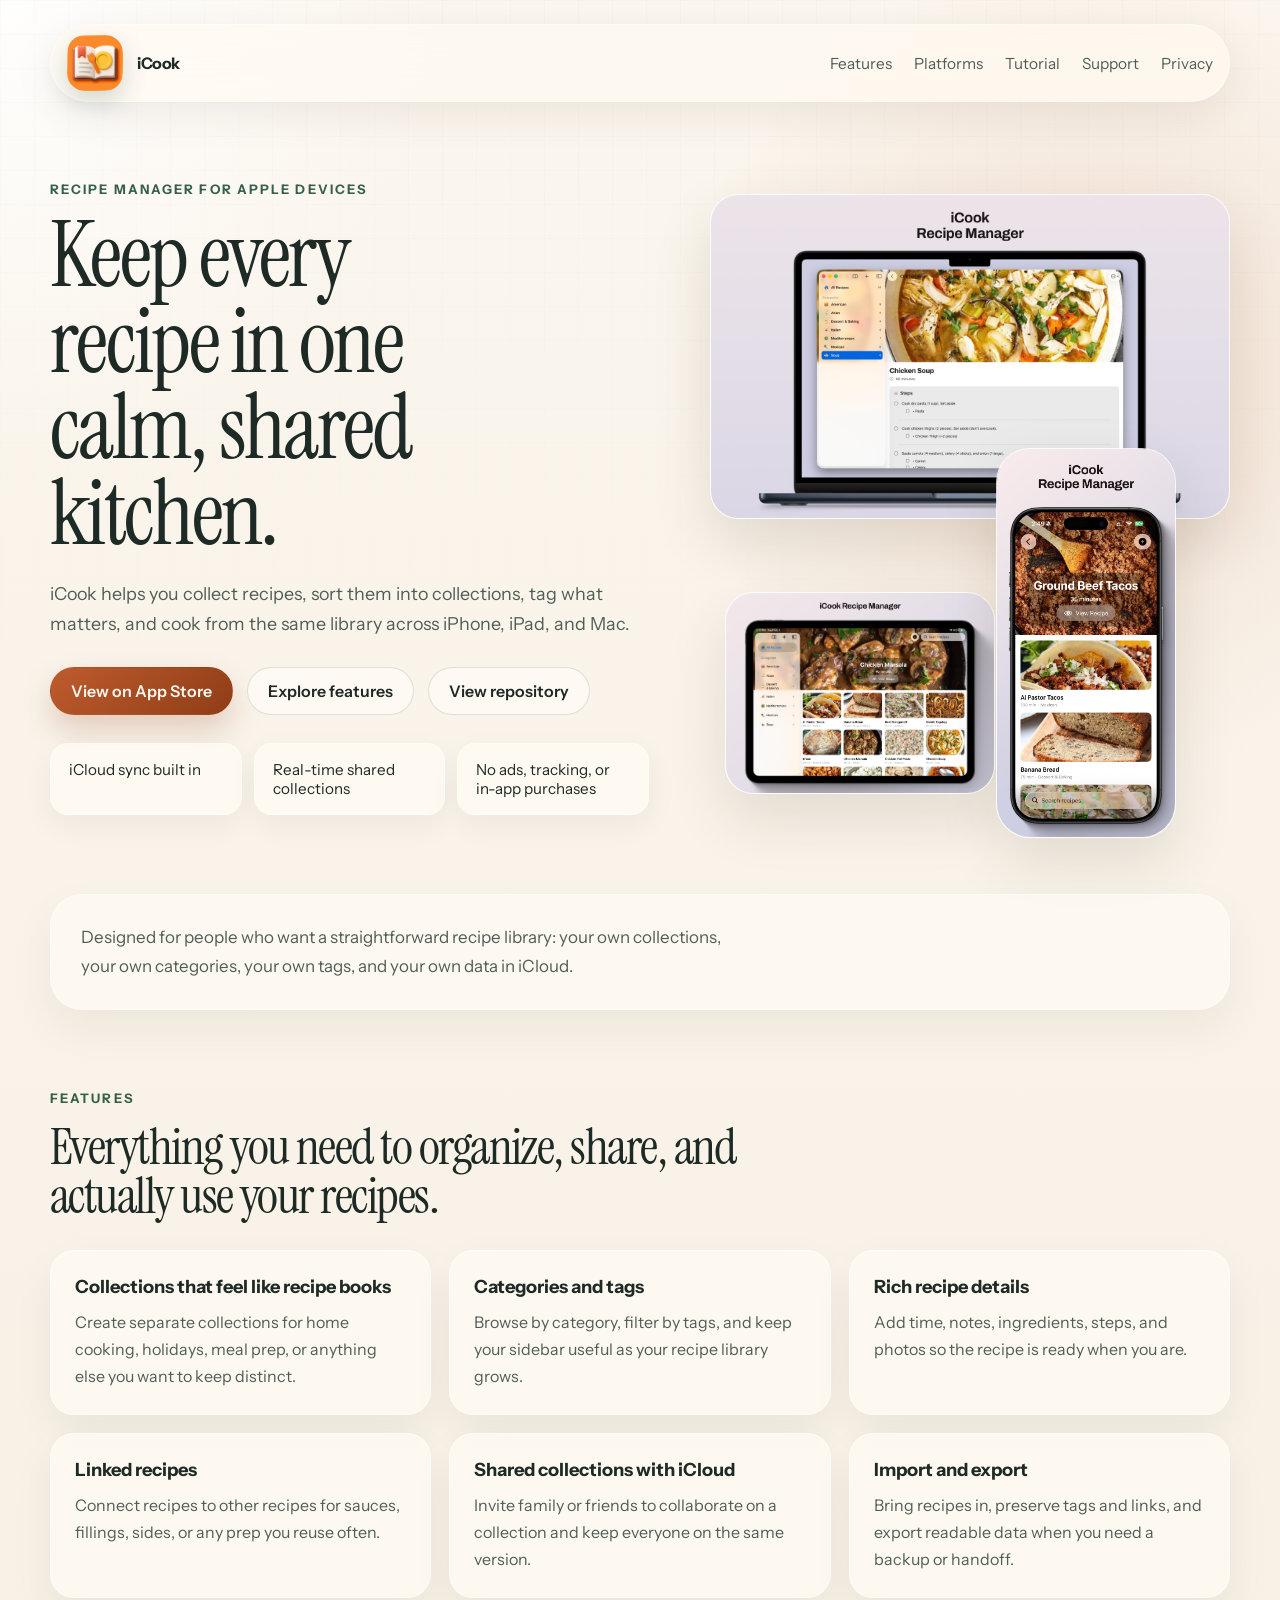
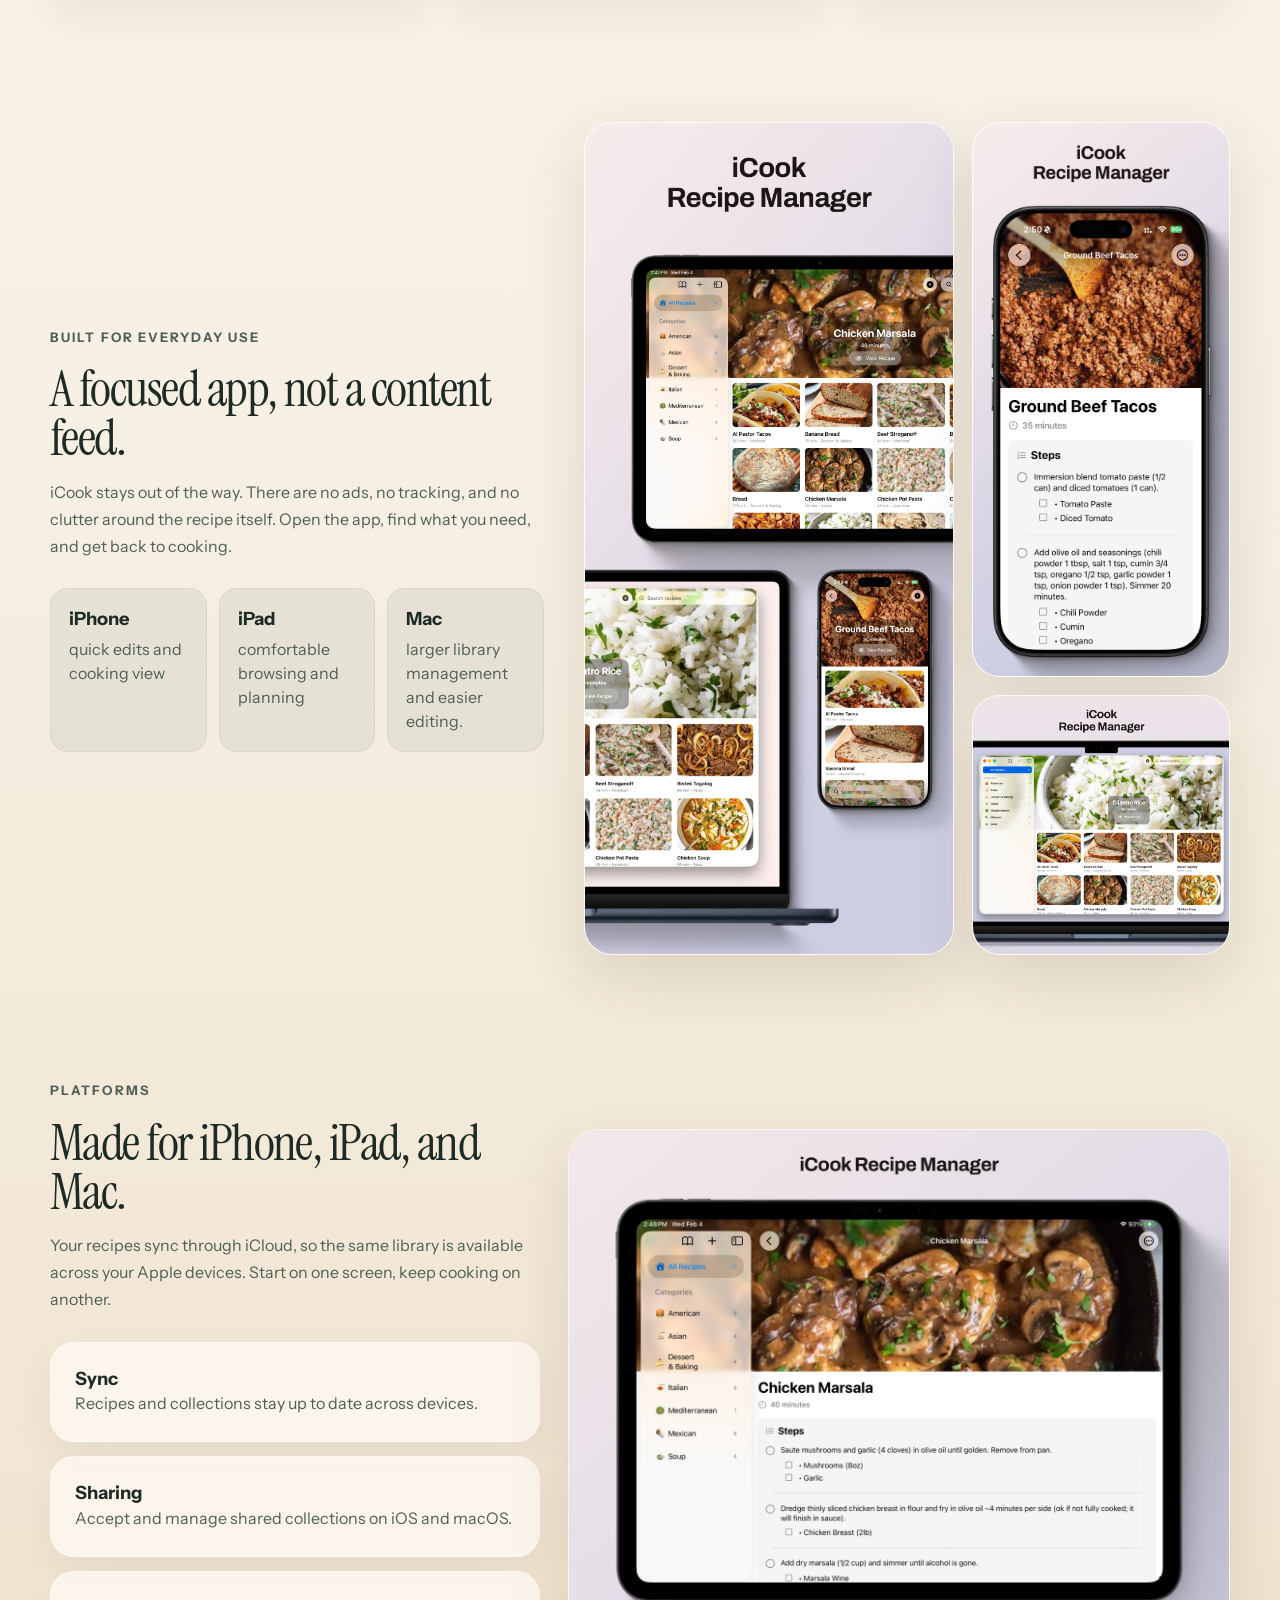
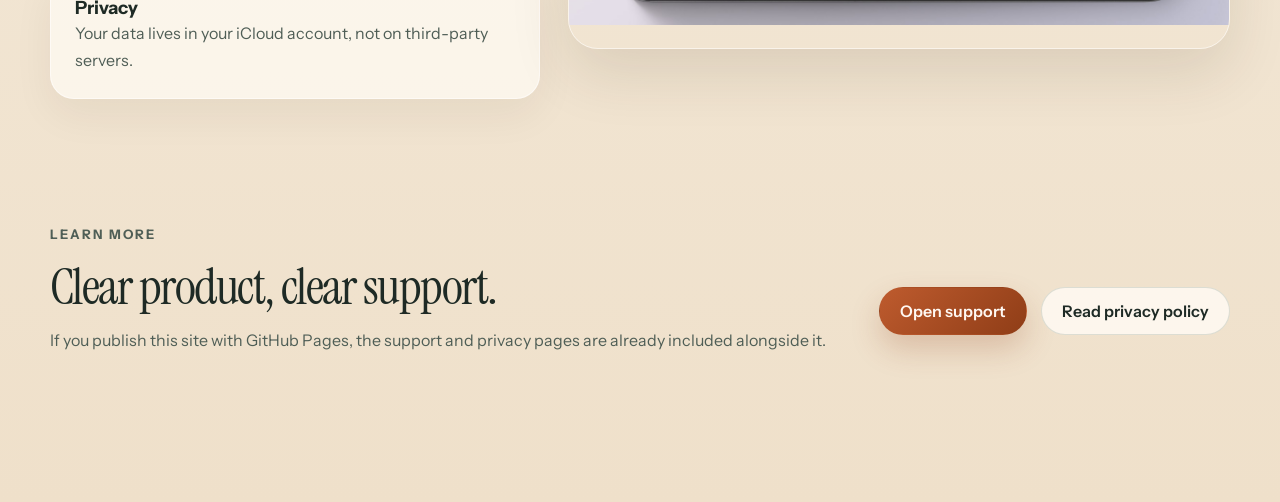
<file: docs/index.html>
<!DOCTYPE html>
<html lang="en">
<head>
  <meta charset="utf-8">
  <meta name="viewport" content="width=device-width, initial-scale=1">
  <title>iCook Recipe Manager</title>
  <meta
    name="description"
    content="iCook is a clean recipe manager for iPhone, iPad, and Mac with iCloud sync, shared collections, tags, import/export, and a focused cooking workflow."
  >
  <link rel="icon" type="image/png" href="icon-light.png">
  <link rel="preconnect" href="https://fonts.googleapis.com">
  <link rel="preconnect" href="https://fonts.gstatic.com" crossorigin>
  <link href="https://fonts.googleapis.com/css2?family=Instrument+Sans:wght@400;500;600;700&family=Instrument+Serif:ital@0;1&display=swap" rel="stylesheet">
  <link rel="stylesheet" href="site.css">
</head>
<body>
  <div class="page-shell">
    <header class="hero">
      <nav class="topbar" aria-label="Primary">
        <a class="brand" href="index.html" aria-label="iCook home">
          <img src="icon-light.png" alt="" width="56" height="56">
          <span>iCook</span>
        </a>
        <button class="menu-toggle" type="button" aria-expanded="false" aria-controls="primary-nav" aria-label="Open menu">
          <span></span>
          <span></span>
          <span></span>
        </button>
        <div class="nav-links" id="primary-nav">
          <a href="#features">Features</a>
          <a href="#platforms">Platforms</a>
          <a href="Tutorial.html">Tutorial</a>
          <a href="Support.html">Support</a>
          <a href="PrivacyPolicy.html">Privacy</a>
        </div>
      </nav>

      <section class="hero-grid" id="top">
        <div class="hero-copy reveal">
          <p class="eyebrow">Recipe Manager for Apple devices</p>
          <h1>Keep every recipe in one calm, shared kitchen.</h1>
          <p class="lede">
            iCook helps you collect recipes, sort them into collections, tag what matters,
            and cook from the same library across iPhone, iPad, and Mac.
          </p>
          <div class="hero-actions">
            <a class="button button-primary" href="https://apps.apple.com/us/app/icook-recipe-manager/id6754727644">View on App Store</a>
            <a class="button button-secondary" href="#features">Explore features</a>
            <a class="button button-secondary" href="https://github.com/gbabichev/iCook">View repository</a>
          </div>
          <ul class="hero-points" aria-label="Highlights">
            <li>iCloud sync built in</li>
            <li>Real-time shared collections</li>
            <li>No ads, tracking, or in-app purchases</li>
          </ul>
        </div>

        <div class="hero-visual reveal" aria-label="iCook app previews">
          <div class="device-stack">
            <figure class="shot shot-mac">
              <img src="Mac-1.jpg" alt="iCook on Mac showing recipe collections and details">
            </figure>
            <figure class="shot shot-ipad">
              <img src="iPad-1.jpg" alt="iCook on iPad showing the collection and recipe interface">
            </figure>
            <figure class="shot shot-iphone">
              <img src="iOS-1.jpg" alt="iCook on iPhone showing a recipe detail screen">
            </figure>
          </div>
        </div>
      </section>
    </header>

    <main>
      <section class="summary-band reveal">
        <p>
          Designed for people who want a straightforward recipe library:
          your own collections, your own categories, your own tags, and your own data in iCloud.
        </p>
      </section>

      <section class="section" id="features">
        <div class="section-heading reveal">
          <p class="eyebrow">Features</p>
          <h2>Everything you need to organize, share, and actually use your recipes.</h2>
        </div>

        <div class="feature-grid">
          <article class="feature-card reveal">
            <h3>Collections that feel like recipe books</h3>
            <p>Create separate collections for home cooking, holidays, meal prep, or anything else you want to keep distinct.</p>
          </article>

          <article class="feature-card reveal">
            <h3>Categories and tags</h3>
            <p>Browse by category, filter by tags, and keep your sidebar useful as your recipe library grows.</p>
          </article>

          <article class="feature-card reveal">
            <h3>Rich recipe details</h3>
            <p>Add time, notes, ingredients, steps, and photos so the recipe is ready when you are.</p>
          </article>

          <article class="feature-card reveal">
            <h3>Linked recipes</h3>
            <p>Connect recipes to other recipes for sauces, fillings, sides, or any prep you reuse often.</p>
          </article>

          <article class="feature-card reveal">
            <h3>Shared collections with iCloud</h3>
            <p>Invite family or friends to collaborate on a collection and keep everyone on the same version.</p>
          </article>

          <article class="feature-card reveal">
            <h3>Import and export</h3>
            <p>Bring recipes in, preserve tags and links, and export readable data when you need a backup or handoff.</p>
          </article>
        </div>
      </section>

      <section class="section spotlight">
        <div class="spotlight-copy reveal">
          <p class="eyebrow">Built for everyday use</p>
          <h2>A focused app, not a content feed.</h2>
          <p>
            iCook stays out of the way. There are no ads, no tracking, and no clutter around the recipe itself.
            Open the app, find what you need, and get back to cooking.
          </p>
          <div class="stat-row" aria-label="Product highlights">
            <div class="stat">
              <strong>iPhone</strong>
              <span>quick edits and cooking view</span>
            </div>
            <div class="stat">
              <strong>iPad</strong>
              <span>comfortable browsing and planning</span>
            </div>
            <div class="stat">
              <strong>Mac</strong>
              <span>larger library management and easier editing.</span>
            </div>
          </div>
        </div>

        <div class="spotlight-gallery reveal">
          <figure class="gallery-panel gallery-tall">
            <img src="All.jpg" alt="Combined preview of iCook across Apple devices">
          </figure>
          <figure class="gallery-panel">
            <img src="iOS-2.jpg" alt="iCook on iPhone showing recipe browsing">
          </figure>
          <figure class="gallery-panel">
            <img src="Mac-2.jpg" alt="iCook on Mac showing collection management">
          </figure>
        </div>
      </section>

      <!-- <section class="section workflow">
        <div class="section-heading reveal">
          <p class="eyebrow">Workflow</p>
          <h2>Simple structure for the way real kitchens work.</h2>
        </div>

        <div class="workflow-grid">
          <article class="workflow-step reveal">
            <span>01</span>
            <h3>Save recipes cleanly</h3>
            <p>Capture ingredients, steps, timing, and photos in one place instead of spreading them across notes and screenshots.</p>
          </article>

          <article class="workflow-step reveal">
            <span>02</span>
            <h3>Sort them your way</h3>
            <p>Use collections, categories, and tags to keep weeknight dinners separate from baking projects or shared family recipes.</p>
          </article>

          <article class="workflow-step reveal">
            <span>03</span>
            <h3>Share when it helps</h3>
            <p>Turn a private collection into a shared one through iCloud when you want someone else to add or update recipes.</p>
          </article>
        </div>
      </section> -->

      <section class="section platforms" id="platforms">
        <div class="platforms-copy reveal">
          <p class="eyebrow">Platforms</p>
          <h2>Made for iPhone, iPad, and Mac.</h2>
          <p>
            Your recipes sync through iCloud, so the same library is available across your Apple devices.
            Start on one screen, keep cooking on another.
          </p>
          <div class="platform-list">
            <div>
              <strong>Sync</strong>
              <p>Recipes and collections stay up to date across devices.</p>
            </div>
            <div>
              <strong>Sharing</strong>
              <p>Accept and manage shared collections on iOS and macOS.</p>
            </div>
            <div>
              <strong>Privacy</strong>
              <p>Your data lives in your iCloud account, not on third-party servers.</p>
            </div>
          </div>
        </div>

        <div class="platforms-shot reveal">
          <img src="iPad-2.jpg" alt="iCook on iPad showing category and recipe management">
        </div>
      </section>

      <section class="section closing reveal">
        <div>
          <p class="eyebrow">Learn more</p>
          <h2>Clear product, clear support.</h2>
          <p>
            If you publish this site with GitHub Pages, the support and privacy pages are already included alongside it.
          </p>
        </div>
        <div class="closing-actions">
          <a class="button button-primary" href="Support.html">Open support</a>
          <a class="button button-secondary" href="PrivacyPolicy.html">Read privacy policy</a>
        </div>
      </section>
    </main>
  </div>

  <script src="site.js"></script>
</body>
</html>
</file>
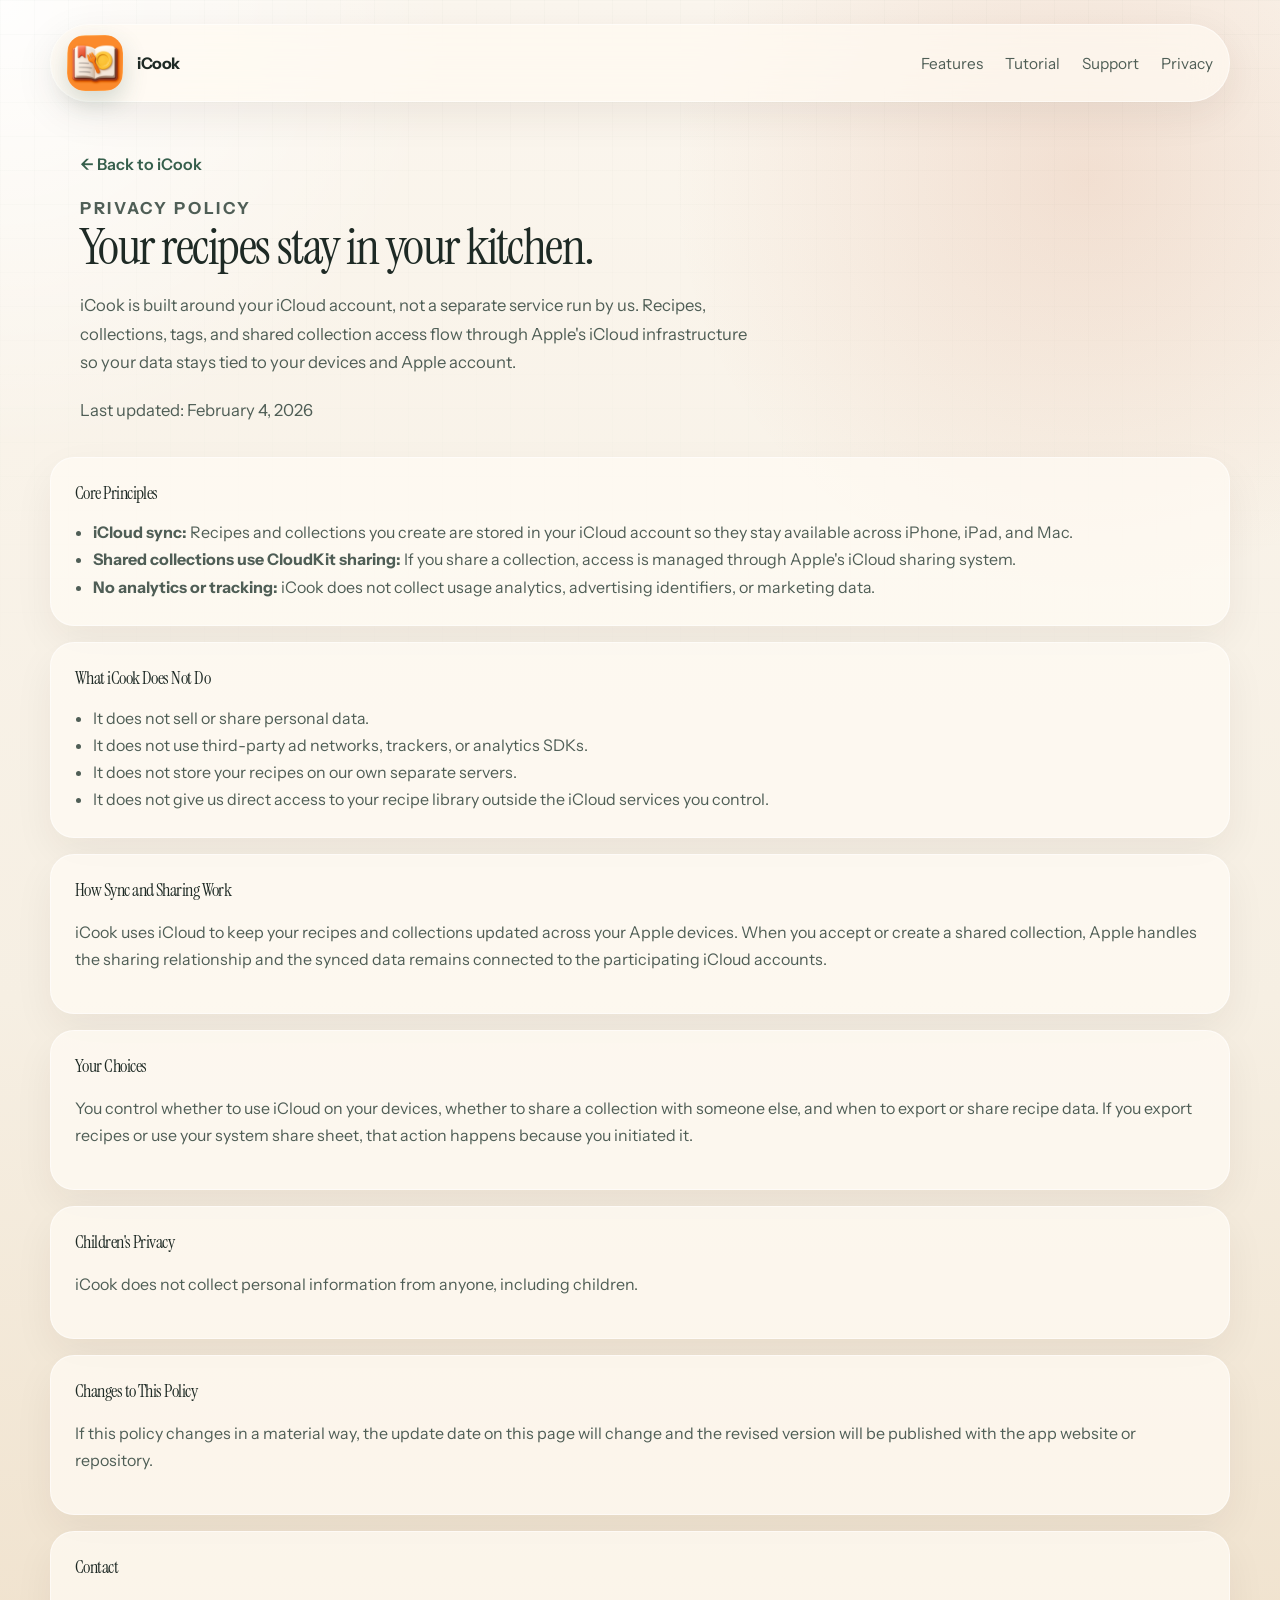
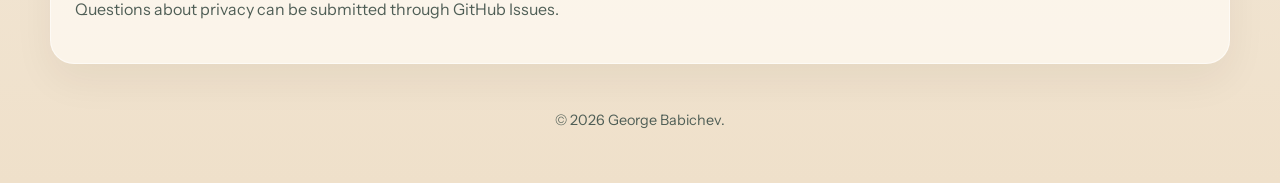
<file: docs/PrivacyPolicy.html>
<!DOCTYPE html>
<html lang="en">
<head>
  <meta charset="utf-8">
  <meta name="viewport" content="width=device-width, initial-scale=1">
  <title>iCook Privacy Policy</title>
  <meta
    name="description"
    content="Privacy policy for iCook, including how recipes sync with iCloud, how shared collections work, and what data is not collected."
  >
  <link rel="icon" type="image/png" href="icon-light.png">
  <link rel="apple-touch-icon" href="icon-light.png">
  <link rel="preconnect" href="https://fonts.googleapis.com">
  <link rel="preconnect" href="https://fonts.gstatic.com" crossorigin>
  <link href="https://fonts.googleapis.com/css2?family=Instrument+Sans:wght@400;500;600;700&family=Instrument+Serif:ital@0;1&display=swap" rel="stylesheet">
  <link rel="stylesheet" href="site.css">
</head>
<body class="info-page">
  <div class="info-shell">
    <nav class="topbar" aria-label="Primary">
      <a class="brand" href="index.html" aria-label="iCook home">
        <picture class="brand-mark">
          <source srcset="icon-dark.png" media="(prefers-color-scheme: dark)">
          <source srcset="icon-light.png" media="(prefers-color-scheme: light)">
          <img src="icon-light.png" alt="" width="56" height="56">
        </picture>
        <span>iCook</span>
      </a>
      <button class="menu-toggle" type="button" aria-expanded="false" aria-controls="primary-nav" aria-label="Open menu">
        <span></span>
        <span></span>
        <span></span>
      </button>
      <div class="nav-links" id="primary-nav">
        <a href="index.html#features">Features</a>
        <a href="Tutorial.html">Tutorial</a>
        <a href="Support.html">Support</a>
        <a href="PrivacyPolicy.html">Privacy</a>
      </div>
    </nav>

    <header class="info-header reveal">
      <a class="back-link" href="index.html">&larr; Back to iCook</a>
      <p class="eyebrow">Privacy Policy</p>
      <h1>Your recipes stay in your kitchen.</h1>
      <p>
        iCook is built around your iCloud account, not a separate service run by us. Recipes,
        collections, tags, and shared collection access flow through Apple's iCloud infrastructure
        so your data stays tied to your devices and Apple account.
      </p>
      <p class="meta-note">Last updated: February 4, 2026</p>
    </header>

    <main class="policy-shell">
      <section class="policy-card reveal">
        <h2>Core Principles</h2>
        <ul>
          <li><strong>iCloud sync:</strong> Recipes and collections you create are stored in your iCloud account so they stay available across iPhone, iPad, and Mac.</li>
          <li><strong>Shared collections use CloudKit sharing:</strong> If you share a collection, access is managed through Apple's iCloud sharing system.</li>
          <li><strong>No analytics or tracking:</strong> iCook does not collect usage analytics, advertising identifiers, or marketing data.</li>
        </ul>
      </section>

      <section class="policy-card reveal">
        <h2>What iCook Does Not Do</h2>
        <ul>
          <li>It does not sell or share personal data.</li>
          <li>It does not use third-party ad networks, trackers, or analytics SDKs.</li>
          <li>It does not store your recipes on our own separate servers.</li>
          <li>It does not give us direct access to your recipe library outside the iCloud services you control.</li>
        </ul>
      </section>

      <section class="policy-card reveal">
        <h2>How Sync and Sharing Work</h2>
        <p>
          iCook uses iCloud to keep your recipes and collections updated across your Apple devices.
          When you accept or create a shared collection, Apple handles the sharing relationship and
          the synced data remains connected to the participating iCloud accounts.
        </p>
      </section>

      <section class="policy-card reveal">
        <h2>Your Choices</h2>
        <p>
          You control whether to use iCloud on your devices, whether to share a collection with
          someone else, and when to export or share recipe data. If you export recipes or use your
          system share sheet, that action happens because you initiated it.
        </p>
      </section>

      <section class="policy-card reveal">
        <h2>Children's Privacy</h2>
        <p>iCook does not collect personal information from anyone, including children.</p>
      </section>

      <section class="policy-card reveal">
        <h2>Changes to This Policy</h2>
        <p>If this policy changes in a material way, the update date on this page will change and the revised version will be published with the app website or repository.</p>
      </section>

      <section class="policy-card reveal">
        <h2>Contact</h2>
        <p>Questions about privacy can be submitted through <a href="https://github.com/gbabichev/iCook/issues" target="_blank" rel="noreferrer">GitHub Issues</a>.</p>
      </section>
    </main>

    <footer class="site-footer">
      <p>&copy; <span data-current-year>2026</span> George Babichev.</p>
    </footer>
  </div>

  <script src="site.js"></script>
</body>
</html>
</file>
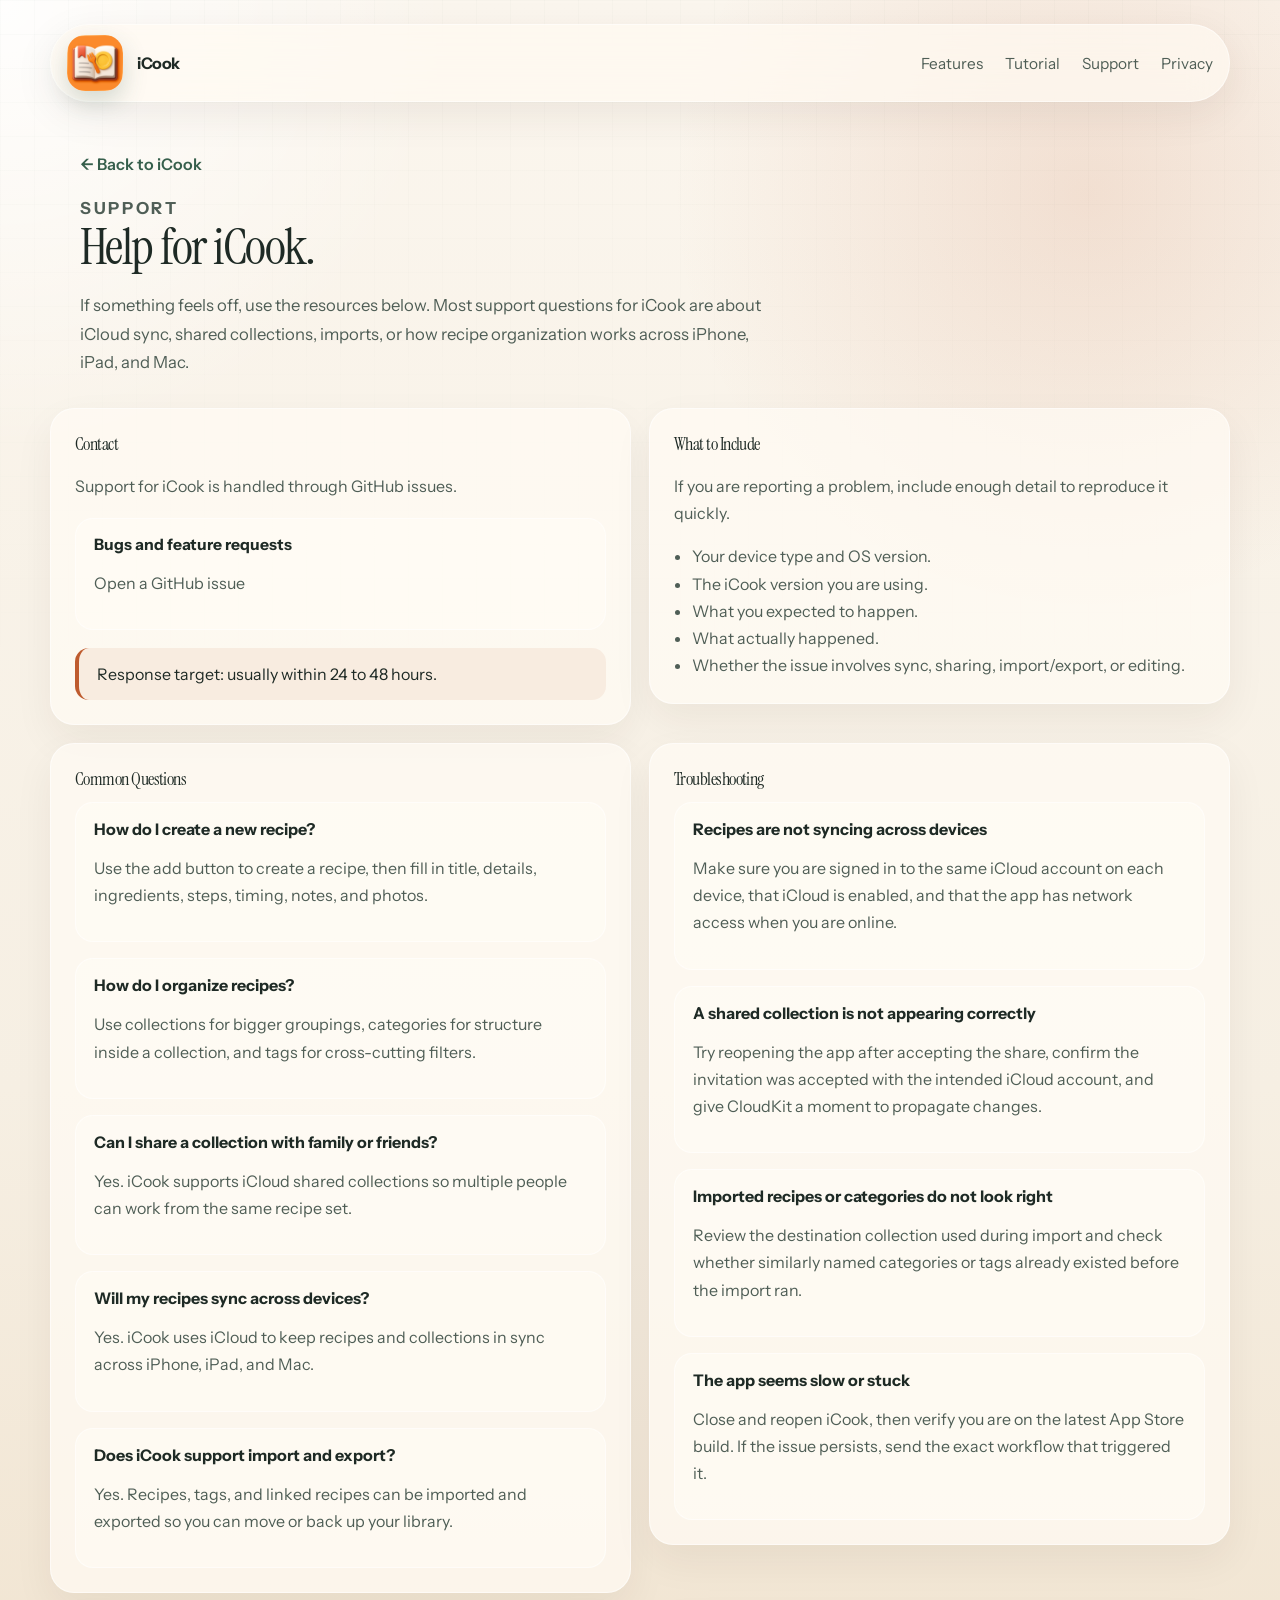
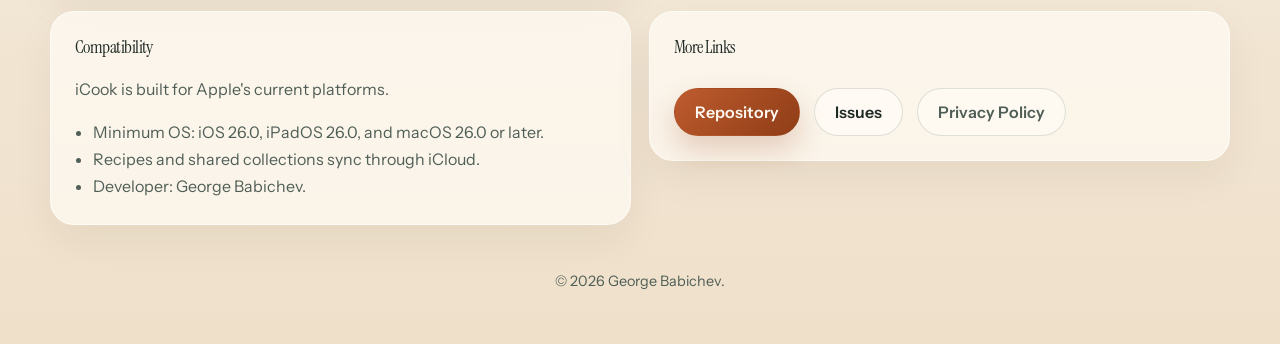
<file: docs/Support.html>
<!DOCTYPE html>
<html lang="en">
<head>
  <meta charset="utf-8">
  <meta name="viewport" content="width=device-width, initial-scale=1">
  <title>iCook Support</title>
  <meta
    name="description"
    content="Support information for iCook, including contact details, common questions, troubleshooting steps, and platform compatibility."
  >
  <link rel="icon" type="image/png" href="icon-light.png">
  <link rel="apple-touch-icon" href="icon-light.png">
  <link rel="preconnect" href="https://fonts.googleapis.com">
  <link rel="preconnect" href="https://fonts.gstatic.com" crossorigin>
  <link href="https://fonts.googleapis.com/css2?family=Instrument+Sans:wght@400;500;600;700&family=Instrument+Serif:ital@0;1&display=swap" rel="stylesheet">
  <link rel="stylesheet" href="site.css">
</head>
<body class="info-page">
  <div class="info-shell">
    <nav class="topbar" aria-label="Primary">
      <a class="brand" href="index.html" aria-label="iCook home">
        <picture class="brand-mark">
          <source srcset="icon-dark.png" media="(prefers-color-scheme: dark)">
          <source srcset="icon-light.png" media="(prefers-color-scheme: light)">
          <img src="icon-light.png" alt="" width="56" height="56">
        </picture>
        <span>iCook</span>
      </a>
      <button class="menu-toggle" type="button" aria-expanded="false" aria-controls="primary-nav" aria-label="Open menu">
        <span></span>
        <span></span>
        <span></span>
      </button>
      <div class="nav-links" id="primary-nav">
        <a href="index.html#features">Features</a>
        <a href="Tutorial.html">Tutorial</a>
        <a href="Support.html">Support</a>
        <a href="PrivacyPolicy.html">Privacy</a>
      </div>
    </nav>

    <header class="info-header reveal">
      <a class="back-link" href="index.html">&larr; Back to iCook</a>
      <p class="eyebrow">Support</p>
      <h1>Help for iCook.</h1>
      <p>
        If something feels off, use the resources below. Most support questions for iCook are about
        iCloud sync, shared collections, imports, or how recipe organization works across iPhone,
        iPad, and Mac.
      </p>
    </header>

    <main class="info-grid">
      <section class="info-card reveal">
        <h2>Contact</h2>
        <p>Support for iCook is handled through GitHub issues.</p>

        <div class="stack-list">
          <div class="stack-item">
            <strong>Bugs and feature requests</strong>
            <p><a href="https://github.com/gbabichev/iCook/issues" target="_blank" rel="noreferrer">Open a GitHub issue</a></p>
          </div>
        </div>

        <div class="callout">
          Response target: usually within 24 to 48 hours.
        </div>
      </section>

      <section class="info-card reveal">
        <h2>What to Include</h2>
        <p>If you are reporting a problem, include enough detail to reproduce it quickly.</p>
        <ul>
          <li>Your device type and OS version.</li>
          <li>The iCook version you are using.</li>
          <li>What you expected to happen.</li>
          <li>What actually happened.</li>
          <li>Whether the issue involves sync, sharing, import/export, or editing.</li>
        </ul>
      </section>

      <section class="info-card reveal">
        <h2>Common Questions</h2>

        <div class="faq-list">
          <article class="faq-item">
            <h3>How do I create a new recipe?</h3>
            <p>Use the add button to create a recipe, then fill in title, details, ingredients, steps, timing, notes, and photos.</p>
          </article>

          <article class="faq-item">
            <h3>How do I organize recipes?</h3>
            <p>Use collections for bigger groupings, categories for structure inside a collection, and tags for cross-cutting filters.</p>
          </article>

          <article class="faq-item">
            <h3>Can I share a collection with family or friends?</h3>
            <p>Yes. iCook supports iCloud shared collections so multiple people can work from the same recipe set.</p>
          </article>

          <article class="faq-item">
            <h3>Will my recipes sync across devices?</h3>
            <p>Yes. iCook uses iCloud to keep recipes and collections in sync across iPhone, iPad, and Mac.</p>
          </article>

          <article class="faq-item">
            <h3>Does iCook support import and export?</h3>
            <p>Yes. Recipes, tags, and linked recipes can be imported and exported so you can move or back up your library.</p>
          </article>
        </div>
      </section>

      <section class="info-card reveal">
        <h2>Troubleshooting</h2>

        <div class="faq-list">
          <article class="faq-item">
            <h3>Recipes are not syncing across devices</h3>
            <p>Make sure you are signed in to the same iCloud account on each device, that iCloud is enabled, and that the app has network access when you are online.</p>
          </article>

          <article class="faq-item">
            <h3>A shared collection is not appearing correctly</h3>
            <p>Try reopening the app after accepting the share, confirm the invitation was accepted with the intended iCloud account, and give CloudKit a moment to propagate changes.</p>
          </article>

          <article class="faq-item">
            <h3>Imported recipes or categories do not look right</h3>
            <p>Review the destination collection used during import and check whether similarly named categories or tags already existed before the import ran.</p>
          </article>

          <article class="faq-item">
            <h3>The app seems slow or stuck</h3>
            <p>Close and reopen iCook, then verify you are on the latest App Store build. If the issue persists, send the exact workflow that triggered it.</p>
          </article>
        </div>
      </section>

      <section class="info-card reveal">
        <h2>Compatibility</h2>
        <p>iCook is built for Apple's current platforms.</p>
        <ul>
          <li>Minimum OS: iOS 26.0, iPadOS 26.0, and macOS 26.0 or later.</li>
          <li>Recipes and shared collections sync through iCloud.</li>
          <li>Developer: George Babichev.</li>
        </ul>
      </section>

      <section class="info-card reveal">
        <h2>More Links</h2>
        <div class="card-actions">
          <a class="button button-primary" href="https://github.com/gbabichev/iCook" target="_blank" rel="noreferrer">Repository</a>
          <a class="button button-secondary" href="https://github.com/gbabichev/iCook/issues" target="_blank" rel="noreferrer">Issues</a>
          <a class="button button-tertiary" href="PrivacyPolicy.html">Privacy Policy</a>
        </div>
      </section>
    </main>

    <footer class="site-footer">
      <p>&copy; <span data-current-year>2026</span> George Babichev.</p>
    </footer>
  </div>

  <script src="site.js"></script>
</body>
</html>
</file>
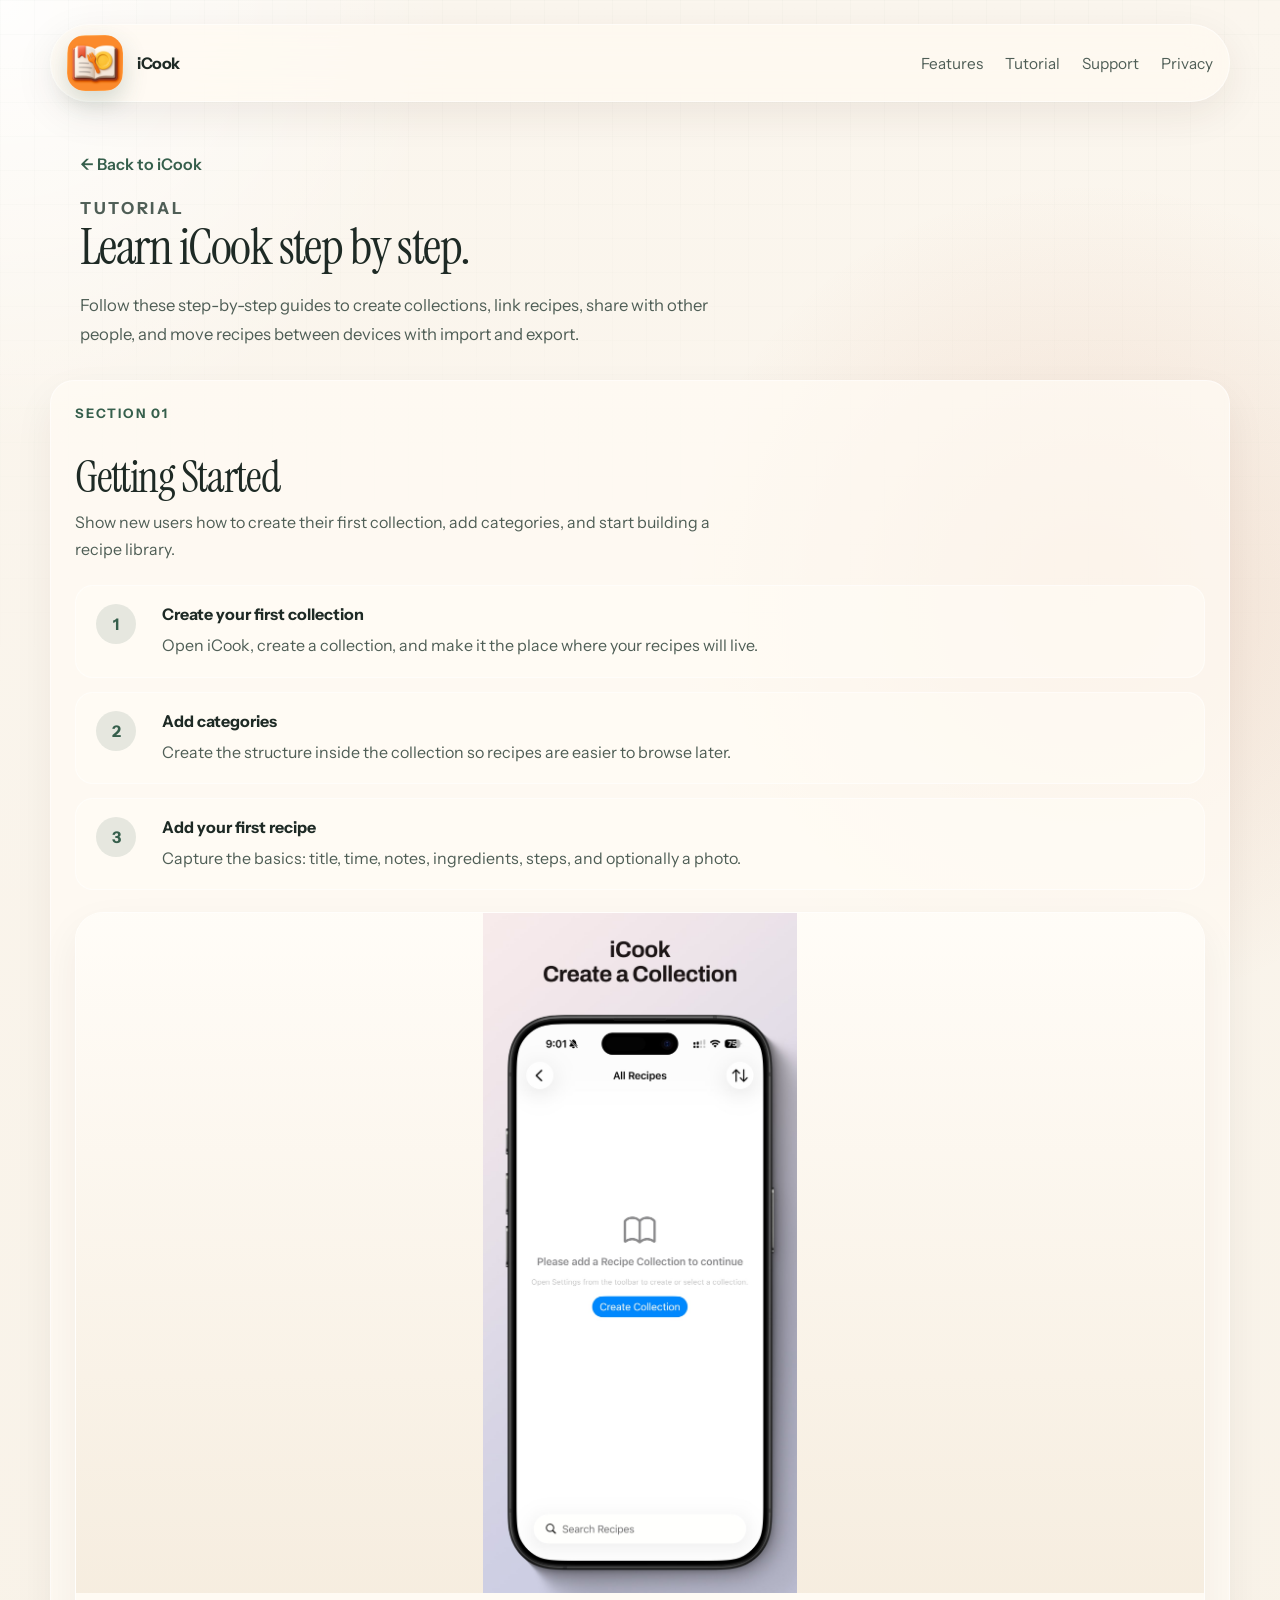
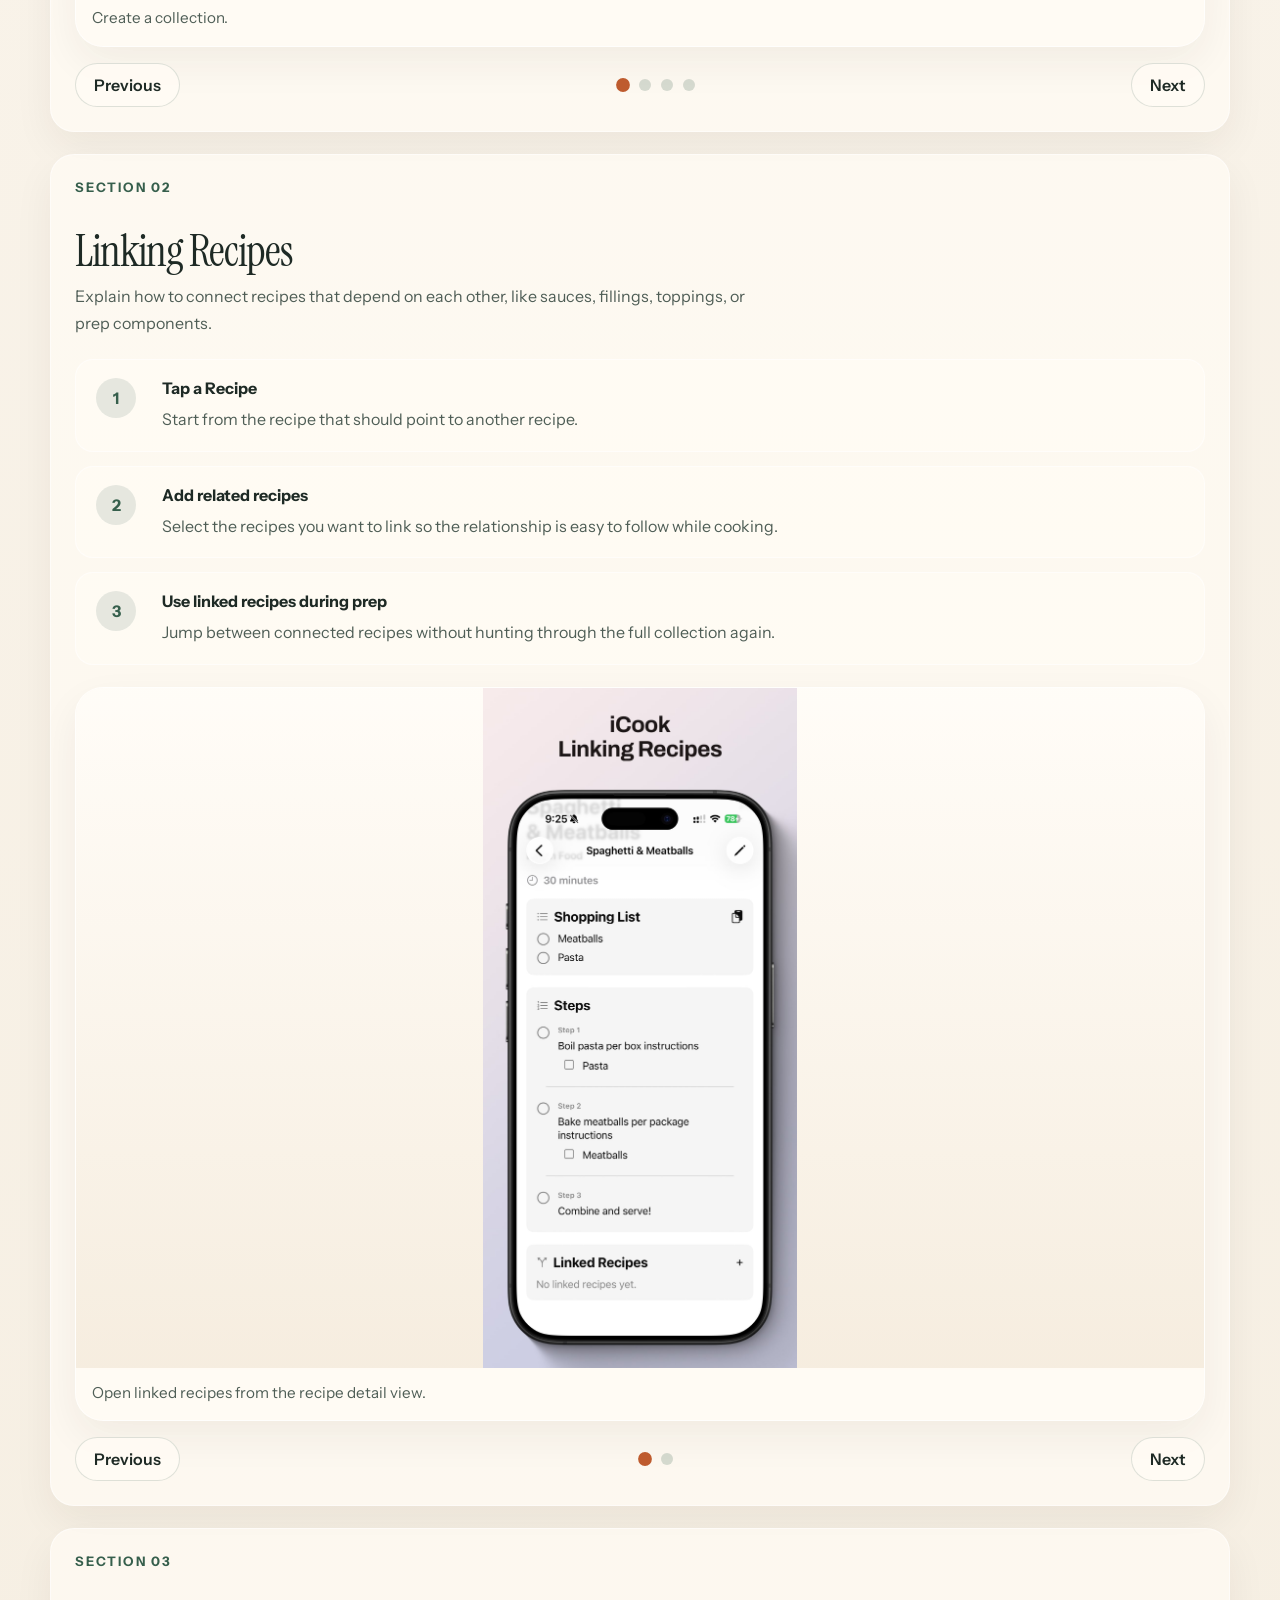
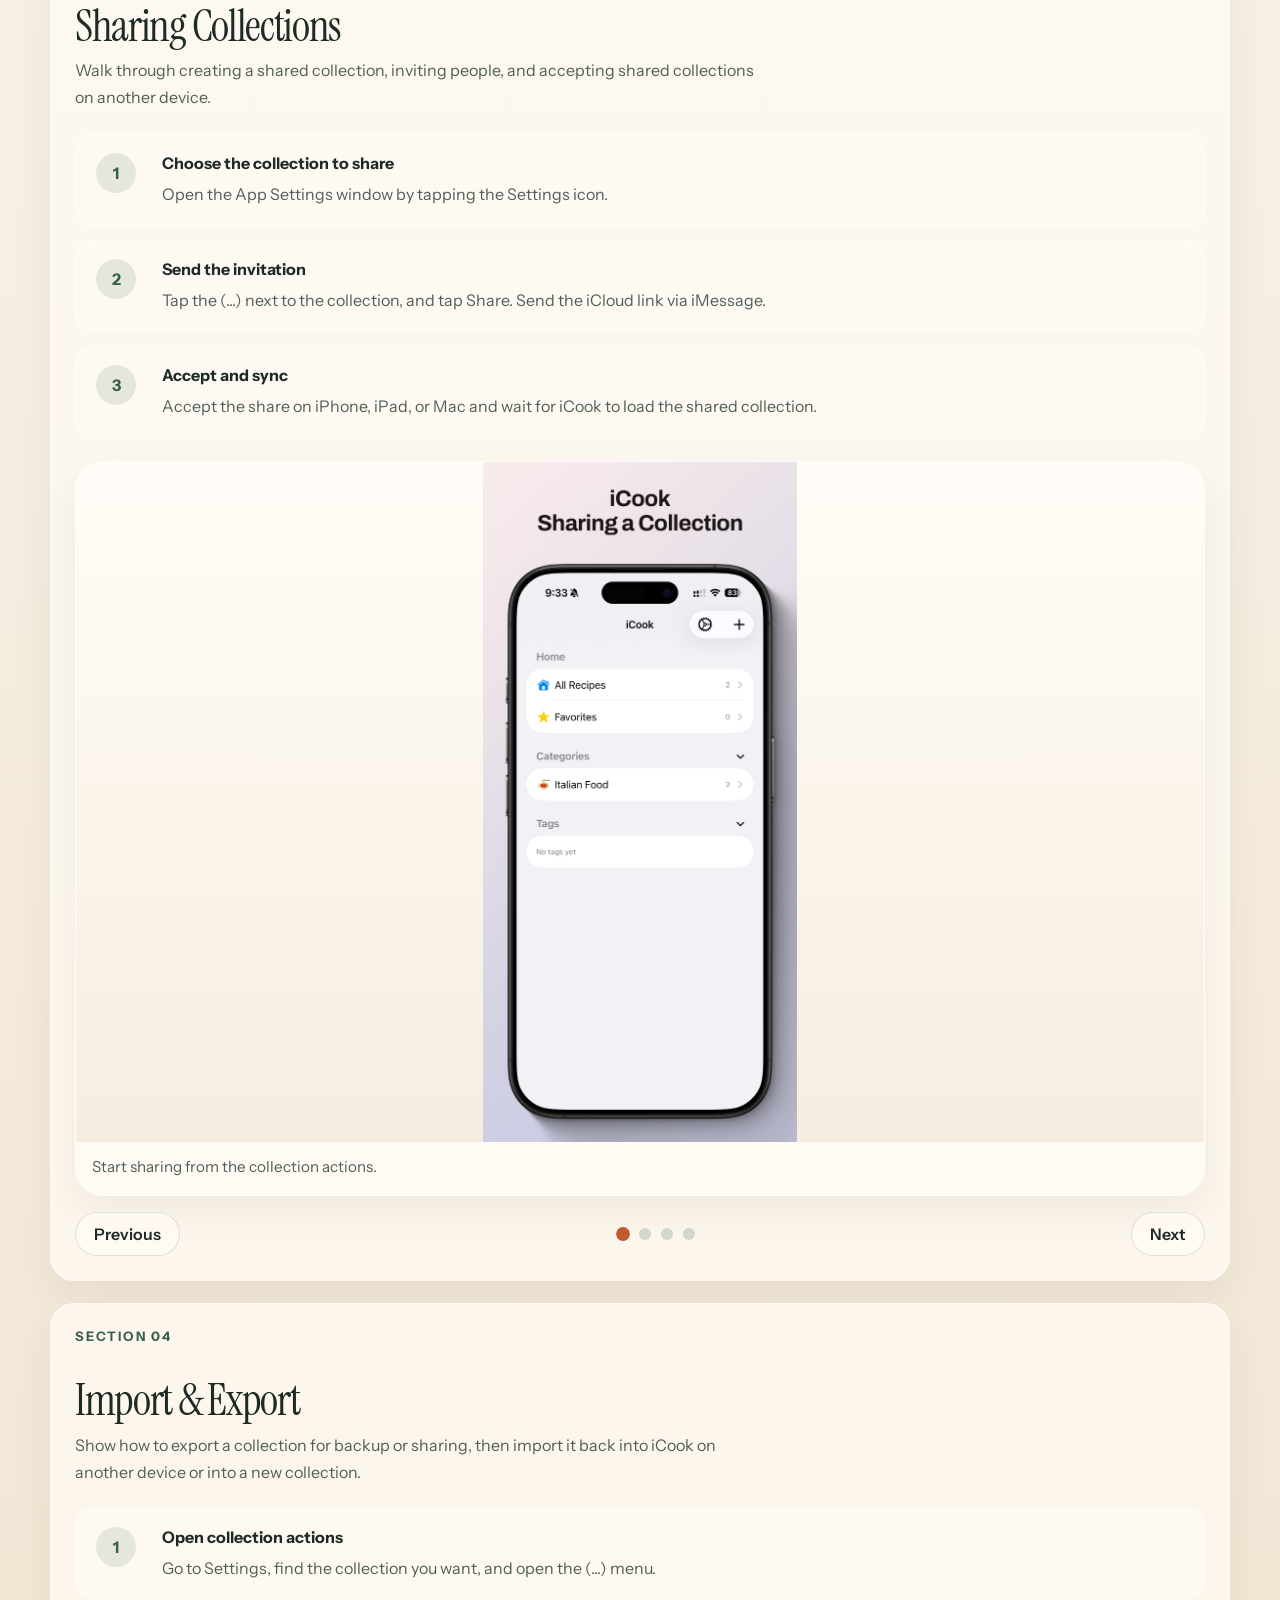
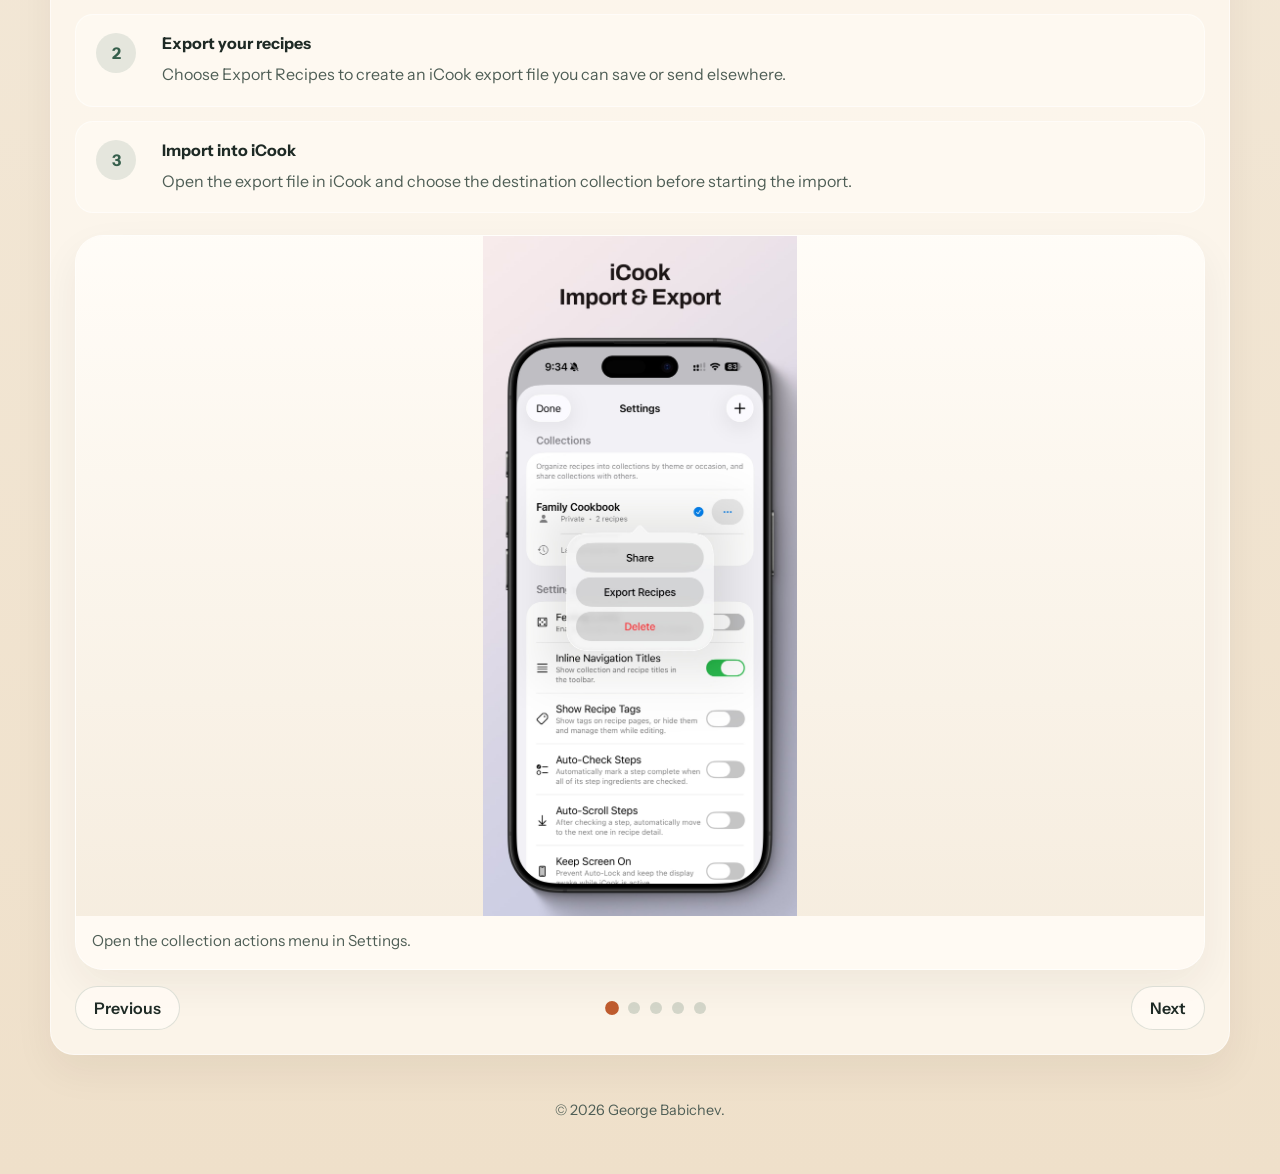
<file: docs/Tutorial.html>
<!DOCTYPE html>
<html lang="en">
<head>
  <meta charset="utf-8">
  <meta name="viewport" content="width=device-width, initial-scale=1">
  <title>iCook Tutorial</title>
  <meta
    name="description"
    content="Step-by-step tutorial for iCook covering getting started, linking recipes, sharing collections, and import/export across iPhone, iPad, and Mac."
  >
  <link rel="icon" type="image/png" href="icon-light.png">
  <link rel="apple-touch-icon" href="icon-light.png">
  <link rel="preconnect" href="https://fonts.googleapis.com">
  <link rel="preconnect" href="https://fonts.gstatic.com" crossorigin>
  <link href="https://fonts.googleapis.com/css2?family=Instrument+Sans:wght@400;500;600;700&family=Instrument+Serif:ital@0;1&display=swap" rel="stylesheet">
  <link rel="stylesheet" href="site.css">
</head>
<body class="info-page">
  <div class="info-shell">
    <nav class="topbar" aria-label="Primary">
      <a class="brand" href="index.html" aria-label="iCook home">
        <picture class="brand-mark">
          <source srcset="icon-dark.png" media="(prefers-color-scheme: dark)">
          <source srcset="icon-light.png" media="(prefers-color-scheme: light)">
          <img src="icon-light.png" alt="" width="56" height="56">
        </picture>
        <span>iCook</span>
      </a>
      <button class="menu-toggle" type="button" aria-expanded="false" aria-controls="primary-nav" aria-label="Open menu">
        <span></span>
        <span></span>
        <span></span>
      </button>
      <div class="nav-links" id="primary-nav">
        <a href="index.html#features">Features</a>
        <a href="Tutorial.html">Tutorial</a>
        <a href="Support.html">Support</a>
        <a href="PrivacyPolicy.html">Privacy</a>
      </div>
    </nav>

    <header class="info-header reveal">
      <a class="back-link" href="index.html">&larr; Back to iCook</a>
      <p class="eyebrow">Tutorial</p>
      <h1>Learn iCook step by step.</h1>
      <p>
        Follow these step-by-step guides to create collections, link recipes, share with other people,
        and move recipes between devices with import and export.
      </p>
    </header>

    <main class="tutorial-shell">
      <section class="tutorial-section reveal" id="getting-started">
        <div class="tutorial-heading">
          <p class="eyebrow">Section 01</p>
          <h2>Getting Started</h2>
          <p>
            Show new users how to create their first collection, add categories, and start building a recipe library.
          </p>
        </div>

        <div class="tutorial-steps">
          <article class="tutorial-step">
            <span class="tutorial-step-number">1</span>
            <div>
              <h3>Create your first collection</h3>
              <p>Open iCook, create a collection, and make it the place where your recipes will live.</p>
            </div>
          </article>

          <article class="tutorial-step">
            <span class="tutorial-step-number">2</span>
            <div>
              <h3>Add categories</h3>
              <p>Create the structure inside the collection so recipes are easier to browse later.</p>
            </div>
          </article>

          <article class="tutorial-step">
            <span class="tutorial-step-number">3</span>
            <div>
              <h3>Add your first recipe</h3>
              <p>Capture the basics: title, time, notes, ingredients, steps, and optionally a photo.</p>
            </div>
          </article>
        </div>

        <div class="tutorial-carousel" data-carousel aria-label="Getting Started screenshots">
          <div class="tutorial-carousel-viewport">
            <div class="tutorial-carousel-track" data-carousel-track>
              <figure class="tutorial-carousel-slide is-active">
                <img src="tutorial/Collection.jpg" alt="Create a collection in iCook">
                <figcaption>Create a collection.</figcaption>
              </figure>

              <figure class="tutorial-carousel-slide">
                <img src="tutorial/Category.jpg" alt="Create a category in iCook">
                <figcaption>Add a category inside the collection.</figcaption>
              </figure>

              <figure class="tutorial-carousel-slide">
                <img src="tutorial/Recipes.jpg" alt="Browse recipes in iCook">
                <figcaption>Build up your recipe list.</figcaption>
              </figure>

              <figure class="tutorial-carousel-slide">
                <img src="tutorial/ViewRecipe.jpg" alt="View a recipe detail screen in iCook">
                <figcaption>Open a recipe and cook from the detail view.</figcaption>
              </figure>
            </div>
          </div>

          <div class="tutorial-carousel-controls">
            <button class="tutorial-carousel-button" type="button" data-carousel-prev aria-label="Previous screenshot">
              Previous
            </button>

            <div class="tutorial-carousel-dots" role="tablist" aria-label="Tutorial screenshot steps">
              <button class="tutorial-carousel-dot is-active" type="button" data-carousel-dot aria-label="Show screenshot 1" aria-current="true"></button>
              <button class="tutorial-carousel-dot" type="button" data-carousel-dot aria-label="Show screenshot 2"></button>
              <button class="tutorial-carousel-dot" type="button" data-carousel-dot aria-label="Show screenshot 3"></button>
              <button class="tutorial-carousel-dot" type="button" data-carousel-dot aria-label="Show screenshot 4"></button>
            </div>

            <button class="tutorial-carousel-button" type="button" data-carousel-next aria-label="Next screenshot">
              Next
            </button>
          </div>
        </div>
      </section>

      <section class="tutorial-section reveal" id="linking-recipes">
        <div class="tutorial-heading">
          <p class="eyebrow">Section 02</p>
          <h2>Linking Recipes</h2>
          <p>
            Explain how to connect recipes that depend on each other, like sauces, fillings, toppings, or prep components.
          </p>
        </div>

        <div class="tutorial-steps">
          <article class="tutorial-step">
            <span class="tutorial-step-number">1</span>
            <div>
              <h3>Tap a Recipe</h3>
              <p>Start from the recipe that should point to another recipe.</p>
            </div>
          </article>

          <article class="tutorial-step">
            <span class="tutorial-step-number">2</span>
            <div>
              <h3>Add related recipes</h3>
              <p>Select the recipes you want to link so the relationship is easy to follow while cooking.</p>
            </div>
          </article>

          <article class="tutorial-step">
            <span class="tutorial-step-number">3</span>
            <div>
              <h3>Use linked recipes during prep</h3>
              <p>Jump between connected recipes without hunting through the full collection again.</p>
            </div>
          </article>
        </div>

        <div class="tutorial-carousel" data-carousel aria-label="Linking Recipes screenshots">
          <div class="tutorial-carousel-viewport">
            <div class="tutorial-carousel-track" data-carousel-track>
              <figure class="tutorial-carousel-slide is-active">
                <img src="tutorial/Linking1.jpg" alt="Open linked recipes from a recipe detail screen in iCook">
                <figcaption>Open linked recipes from the recipe detail view.</figcaption>
              </figure>

              <figure class="tutorial-carousel-slide">
                <img src="tutorial/Linking2.jpg" alt="Choose recipes to link in iCook">
                <figcaption>Select the recipes you want to link together.</figcaption>
              </figure>
            </div>
          </div>

          <div class="tutorial-carousel-controls">
            <button class="tutorial-carousel-button" type="button" data-carousel-prev aria-label="Previous screenshot">
              Previous
            </button>

            <div class="tutorial-carousel-dots" role="tablist" aria-label="Linking tutorial screenshot steps">
              <button class="tutorial-carousel-dot is-active" type="button" data-carousel-dot aria-label="Show screenshot 1" aria-current="true"></button>
              <button class="tutorial-carousel-dot" type="button" data-carousel-dot aria-label="Show screenshot 2"></button>
            </div>

            <button class="tutorial-carousel-button" type="button" data-carousel-next aria-label="Next screenshot">
              Next
            </button>
          </div>
        </div>
      </section>

      <section class="tutorial-section reveal" id="sharing-collections">
        <div class="tutorial-heading">
          <p class="eyebrow">Section 03</p>
          <h2>Sharing Collections</h2>
          <p>
            Walk through creating a shared collection, inviting people, and accepting shared collections on another device.
          </p>
        </div>

        <div class="tutorial-steps">
          <article class="tutorial-step">
            <span class="tutorial-step-number">1</span>
            <div>
              <h3>Choose the collection to share</h3>
              <p>Open the App Settings window by tapping the Settings icon.</p>
            </div>
          </article>

          <article class="tutorial-step">
            <span class="tutorial-step-number">2</span>
            <div>
              <h3>Send the invitation</h3>
              <p>Tap the (...) next to the collection, and tap Share. Send the iCloud link via iMessage.</p>
            </div>
          </article>

          <article class="tutorial-step">
            <span class="tutorial-step-number">3</span>
            <div>
              <h3>Accept and sync</h3>
              <p>Accept the share on iPhone, iPad, or Mac and wait for iCook to load the shared collection.</p>
            </div>
          </article>
        </div>

        <div class="tutorial-carousel" data-carousel aria-label="Sharing Collections screenshots">
          <div class="tutorial-carousel-viewport">
            <div class="tutorial-carousel-track" data-carousel-track>
              <figure class="tutorial-carousel-slide is-active">
                <img src="tutorial/Sharing1.jpg" alt="Open the share flow for a collection in iCook">
                <figcaption>Start sharing from the collection actions.</figcaption>
              </figure>

              <figure class="tutorial-carousel-slide">
                <img src="tutorial/Sharing2.jpg" alt="Send a shared collection invitation in iCook">
                <figcaption>Send the iCloud sharing invitation.</figcaption>
              </figure>

              <figure class="tutorial-carousel-slide">
                <img src="tutorial/Sharing3.jpg" alt="Accept a shared collection in iCook">
                <figcaption>Accept the invite and load the shared collection.</figcaption>
              </figure>

              <figure class="tutorial-carousel-slide">
                <img src="tutorial/Sharing4.jpg" alt="Browse a shared collection in iCook">
                <figcaption>Open the shared collection once it finishes syncing.</figcaption>
              </figure>

            </div>
          </div>

          <div class="tutorial-carousel-controls">
            <button class="tutorial-carousel-button" type="button" data-carousel-prev aria-label="Previous screenshot">
              Previous
            </button>

            <div class="tutorial-carousel-dots" role="tablist" aria-label="Sharing tutorial screenshot steps">
              <button class="tutorial-carousel-dot is-active" type="button" data-carousel-dot aria-label="Show screenshot 1" aria-current="true"></button>
              <button class="tutorial-carousel-dot" type="button" data-carousel-dot aria-label="Show screenshot 2"></button>
              <button class="tutorial-carousel-dot" type="button" data-carousel-dot aria-label="Show screenshot 3"></button>
              <button class="tutorial-carousel-dot" type="button" data-carousel-dot aria-label="Show screenshot 4"></button>
            </div>

            <button class="tutorial-carousel-button" type="button" data-carousel-next aria-label="Next screenshot">
              Next
            </button>
          </div>
        </div>
      </section>

      <section class="tutorial-section reveal" id="import-export">
        <div class="tutorial-heading">
          <p class="eyebrow">Section 04</p>
          <h2>Import &amp; Export</h2>
          <p>
            Show how to export a collection for backup or sharing, then import it back into iCook on another device or into a new collection.
          </p>
        </div>

        <div class="tutorial-steps">
          <article class="tutorial-step">
            <span class="tutorial-step-number">1</span>
            <div>
              <h3>Open collection actions</h3>
              <p>Go to Settings, find the collection you want, and open the (...) menu.</p>
            </div>
          </article>

          <article class="tutorial-step">
            <span class="tutorial-step-number">2</span>
            <div>
              <h3>Export your recipes</h3>
              <p>Choose Export Recipes to create an iCook export file you can save or send elsewhere.</p>
            </div>
          </article>

          <article class="tutorial-step">
            <span class="tutorial-step-number">3</span>
            <div>
              <h3>Import into iCook</h3>
              <p>Open the export file in iCook and choose the destination collection before starting the import.</p>
            </div>
          </article>
        </div>

        <div class="tutorial-carousel" data-carousel aria-label="Import and Export screenshots">
          <div class="tutorial-carousel-viewport">
            <div class="tutorial-carousel-track" data-carousel-track>
              <figure class="tutorial-carousel-slide is-active">
                <img src="tutorial/ImportExport1.jpg" alt="Open collection actions for export in iCook">
                <figcaption>Open the collection actions menu in Settings.</figcaption>
              </figure>

              <figure class="tutorial-carousel-slide">
                <img src="tutorial/ImportExport2.jpg" alt="Choose export recipes in iCook">
                <figcaption>Choose Export Recipes for the collection.</figcaption>
              </figure>

              <figure class="tutorial-carousel-slide">
                <img src="tutorial/ImportExport3.jpg" alt="Save an iCook export file">
                <figcaption>Save or share the generated iCook export file.</figcaption>
              </figure>

              <figure class="tutorial-carousel-slide">
                <img src="tutorial/ImportExport4.jpg" alt="Preview an import in iCook">
                <figcaption>Open the export file and review the import preview.</figcaption>
              </figure>

              <figure class="tutorial-carousel-slide">
                <img src="tutorial/ImportExport5.jpg" alt="Import recipes into a collection in iCook">
                <figcaption>Choose the destination collection and finish the import.</figcaption>
              </figure>
            </div>
          </div>

          <div class="tutorial-carousel-controls">
            <button class="tutorial-carousel-button" type="button" data-carousel-prev aria-label="Previous screenshot">
              Previous
            </button>

            <div class="tutorial-carousel-dots" role="tablist" aria-label="Import and Export tutorial screenshot steps">
              <button class="tutorial-carousel-dot is-active" type="button" data-carousel-dot aria-label="Show screenshot 1" aria-current="true"></button>
              <button class="tutorial-carousel-dot" type="button" data-carousel-dot aria-label="Show screenshot 2"></button>
              <button class="tutorial-carousel-dot" type="button" data-carousel-dot aria-label="Show screenshot 3"></button>
              <button class="tutorial-carousel-dot" type="button" data-carousel-dot aria-label="Show screenshot 4"></button>
              <button class="tutorial-carousel-dot" type="button" data-carousel-dot aria-label="Show screenshot 5"></button>
            </div>

            <button class="tutorial-carousel-button" type="button" data-carousel-next aria-label="Next screenshot">
              Next
            </button>
          </div>
        </div>
      </section>
    </main>

    <footer class="site-footer">
      <p>&copy; <span data-current-year>2026</span> George Babichev.</p>
    </footer>
  </div>

  <script src="site.js"></script>
</body>
</html>
</file>
<file: docs/site.css>
:root {
  --bg: #f6efe3;
  --bg-strong: #f2e5d1;
  --surface: rgba(255, 252, 247, 0.82);
  --surface-strong: #fffaf2;
  --ink: #1e2a25;
  --ink-soft: #4f5e56;
  --line: rgba(44, 77, 59, 0.14);
  --accent: #be5b2e;
  --accent-strong: #8f3d17;
  --leaf: #365f4c;
  --shadow: 0 24px 60px rgba(58, 41, 20, 0.12);
  --radius-xl: 32px;
  --radius-lg: 24px;
  --radius-md: 18px;
  --content-width: 1180px;
}

* {
  box-sizing: border-box;
}

html {
  scroll-behavior: smooth;
}

body {
  margin: 0;
  min-width: 320px;
  font-family: "Instrument Sans", "Avenir Next", "Segoe UI", sans-serif;
  color: var(--ink);
  background:
    radial-gradient(circle at top left, rgba(255, 255, 255, 0.9), transparent 28rem),
    radial-gradient(circle at 85% 10%, rgba(190, 91, 46, 0.14), transparent 26rem),
    linear-gradient(180deg, #fbf6ee 0%, var(--bg) 56%, #efe0ca 100%);
}

body::before {
  content: "";
  position: fixed;
  inset: 0;
  pointer-events: none;
  background-image:
    linear-gradient(rgba(54, 95, 76, 0.035) 1px, transparent 1px),
    linear-gradient(90deg, rgba(54, 95, 76, 0.035) 1px, transparent 1px);
  background-size: 34px 34px;
  mask-image: linear-gradient(180deg, rgba(0, 0, 0, 0.55), transparent 80%);
}

img {
  display: block;
  max-width: 100%;
}

a {
  color: inherit;
  text-decoration: none;
}

.page-shell {
  position: relative;
  z-index: 1;
  padding-bottom: 2.5rem;
}

.hero,
.section,
.summary-band,
.site-footer,
.info-shell {
  width: min(calc(100% - 32px), var(--content-width));
  margin-inline: auto;
}

.hero {
  padding: 24px 0 56px;
}

.topbar {
  display: flex;
  align-items: center;
  justify-content: space-between;
  gap: 24px;
  padding: 10px 16px;
  background: rgba(255, 250, 242, 0.72);
  border: 1px solid rgba(255, 255, 255, 0.5);
  border-radius: 999px;
  backdrop-filter: blur(18px);
  box-shadow: 0 12px 40px rgba(58, 41, 20, 0.08);
}

.brand {
  display: inline-flex;
  align-items: center;
  gap: 14px;
  font-weight: 700;
  letter-spacing: -0.03em;
}

.brand img,
.brand-mark img {
  width: 56px;
  height: 56px;
  border-radius: 18px;
  box-shadow: 0 10px 24px rgba(54, 95, 76, 0.22);
}

.nav-links {
  display: inline-flex;
  align-items: center;
  gap: 22px;
  color: var(--ink-soft);
  font-size: 0.96rem;
}

.menu-toggle {
  display: none;
  flex-direction: column;
  align-items: center;
  justify-content: center;
  width: 46px;
  height: 46px;
  padding: 0;
  border: 1px solid rgba(54, 95, 76, 0.14);
  border-radius: 999px;
  background: rgba(255, 251, 245, 0.82);
  color: var(--ink);
  box-shadow: 0 10px 24px rgba(58, 41, 20, 0.08);
}

.menu-toggle span {
  display: block;
  width: 16px;
  height: 2px;
  border-radius: 999px;
  background: currentColor;
  transition: transform 180ms ease, opacity 180ms ease;
  transform-origin: center;
}

.menu-toggle span + span {
  margin-top: 3px;
}

.menu-toggle[aria-expanded="true"] span:nth-child(1) {
  transform: translateY(5px) rotate(45deg);
}

.menu-toggle[aria-expanded="true"] span:nth-child(2) {
  opacity: 0;
}

.menu-toggle[aria-expanded="true"] span:nth-child(3) {
  transform: translateY(-5px) rotate(-45deg);
}

.nav-links a {
  position: relative;
}

.nav-links a::after {
  content: "";
  position: absolute;
  left: 0;
  bottom: -6px;
  width: 100%;
  height: 2px;
  background: var(--accent);
  transform: scaleX(0);
  transform-origin: left;
  transition: transform 180ms ease;
}

.nav-links a:hover::after,
.nav-links a:focus-visible::after {
  transform: scaleX(1);
}

.hero-grid {
  display: grid;
  grid-template-columns: minmax(0, 1.05fr) minmax(320px, 0.95fr);
  gap: 40px;
  align-items: center;
  padding-top: 56px;
}

.hero-copy h1,
.section-heading h2,
.spotlight-copy h2,
.platforms-copy h2,
.closing h2,
.info-header h1,
.info-card h2,
.policy-card h2,
.policy-card h3 {
  margin: 0;
  font-family: "Instrument Serif", Georgia, serif;
  font-weight: 400;
  letter-spacing: -0.03em;
  line-height: 0.96;
}

.hero-copy h1 {
  max-width: 10ch;
  font-size: clamp(3.7rem, 7vw, 6.6rem);
}

.eyebrow {
  margin: 0 0 16px;
  color: var(--leaf);
  font-size: 0.82rem;
  font-weight: 700;
  letter-spacing: 0.16em;
  text-transform: uppercase;
}

.lede,
.summary-band p,
.feature-card p,
.spotlight-copy p,
.workflow-step p,
.platforms-copy p,
.platform-list p,
.closing p,
.info-header p,
.info-card p,
.info-card li,
.policy-card p,
.policy-card li {
  color: var(--ink-soft);
  line-height: 1.7;
}

.lede {
  max-width: 56ch;
  margin: 22px 0 0;
  font-size: 1.12rem;
}

.hero-actions,
.closing-actions,
.card-actions {
  display: flex;
  flex-wrap: wrap;
  gap: 14px;
  margin-top: 28px;
}

.button {
  display: inline-flex;
  align-items: center;
  justify-content: center;
  min-height: 48px;
  padding: 0 20px;
  border-radius: 999px;
  border: 1px solid transparent;
  font-weight: 600;
  transition:
    transform 180ms ease,
    border-color 180ms ease,
    background-color 180ms ease,
    color 180ms ease;
}

.button:hover,
.button:focus-visible {
  transform: translateY(-1px);
}

.button-primary {
  color: #fff8f2;
  background: linear-gradient(135deg, var(--accent) 0%, var(--accent-strong) 100%);
  box-shadow: 0 14px 30px rgba(143, 61, 23, 0.22);
}

.button-secondary {
  border-color: rgba(54, 95, 76, 0.16);
  background: rgba(255, 251, 245, 0.82);
  color: var(--ink);
}

.button-tertiary {
  border-color: rgba(54, 95, 76, 0.16);
  background: rgba(255, 251, 245, 0.58);
  color: var(--ink-soft);
}

.hero-points {
  display: grid;
  grid-template-columns: repeat(3, minmax(0, 1fr));
  gap: 12px;
  padding: 0;
  margin: 28px 0 0;
  list-style: none;
}

.hero-points li {
  padding: 16px 18px;
  background: rgba(255, 251, 244, 0.72);
  border: 1px solid rgba(255, 255, 255, 0.5);
  border-radius: var(--radius-md);
  box-shadow: 0 10px 30px rgba(58, 41, 20, 0.06);
  color: var(--ink);
  font-size: 0.95rem;
}

.hero-visual {
  position: relative;
}

.device-stack {
  position: relative;
  min-height: 680px;
}

.shot {
  position: absolute;
  overflow: hidden;
  margin: 0;
  background: rgba(255, 255, 255, 0.55);
  border: 1px solid rgba(255, 255, 255, 0.55);
  box-shadow: var(--shadow);
}

.shot img,
.gallery-panel img,
.platforms-shot img {
  width: 100%;
  height: 100%;
  object-fit: cover;
}

.shot-mac {
  top: 36px;
  right: 0;
  width: min(100%, 520px);
  aspect-ratio: 16 / 10;
  border-radius: 28px;
}

.shot-ipad {
  left: 36px;
  bottom: 44px;
  width: min(52%, 270px);
  aspect-ratio: 4 / 3;
  border-radius: 28px;
}

.shot-iphone {
  right: 54px;
  bottom: 0;
  width: min(34%, 180px);
  aspect-ratio: 9 / 19.5;
  border-radius: 34px;
}

.summary-band {
  margin-bottom: 18px;
  padding: 28px 30px;
  background: rgba(255, 251, 244, 0.65);
  border: 1px solid rgba(255, 255, 255, 0.5);
  border-radius: var(--radius-xl);
  box-shadow: 0 18px 44px rgba(58, 41, 20, 0.06);
}

.summary-band p {
  max-width: 60ch;
  margin: 0;
  font-size: 1.06rem;
}

.section {
  padding: 62px 0;
}

.section-heading {
  max-width: 760px;
  margin-bottom: 30px;
}

.section-heading h2,
.spotlight-copy h2,
.platforms-copy h2,
.closing h2 {
  font-size: clamp(2.3rem, 4vw, 4rem);
}

.feature-grid {
  display: grid;
  grid-template-columns: repeat(3, minmax(0, 1fr));
  gap: 18px;
}

.info-grid {
  display: grid;
  grid-template-columns: repeat(2, minmax(0, 1fr));
  gap: 18px;
  align-items: start;
}

.feature-card,
.workflow-step,
.platform-list div,
.info-card,
.policy-card {
  padding: 24px;
  background: rgba(255, 251, 244, 0.72);
  border: 1px solid rgba(255, 255, 255, 0.55);
  border-radius: var(--radius-lg);
  box-shadow: 0 16px 40px rgba(58, 41, 20, 0.06);
}

.feature-card h3,
.workflow-step h3,
.stat strong,
.platform-list strong,
.info-card h2,
.policy-card h2,
.policy-card h3 {
  margin: 0 0 10px;
  font-size: 1.14rem;
  line-height: 1.3;
}

.feature-card p,
.workflow-step p,
.platform-list p {
  margin: 0;
}

.spotlight {
  display: grid;
  grid-template-columns: minmax(0, 0.88fr) minmax(320px, 1.12fr);
  gap: 26px;
  align-items: center;
}

.spotlight-copy {
  padding-right: 14px;
}

.stat-row {
  display: grid;
  grid-template-columns: repeat(3, minmax(0, 1fr));
  gap: 12px;
  margin-top: 28px;
}

.stat {
  padding: 18px;
  border-radius: var(--radius-md);
  background: rgba(54, 95, 76, 0.08);
  border: 1px solid rgba(54, 95, 76, 0.08);
}

.stat span {
  display: block;
  margin-top: 6px;
  color: var(--ink-soft);
  line-height: 1.5;
}

.spotlight-gallery {
  display: grid;
  grid-template-columns: 1.18fr 0.82fr;
  gap: 18px;
}

.gallery-panel {
  overflow: hidden;
  margin: 0;
  min-height: 260px;
  border-radius: 28px;
  background: rgba(255, 255, 255, 0.55);
  border: 1px solid rgba(255, 255, 255, 0.55);
  box-shadow: var(--shadow);
}

.gallery-tall {
  grid-row: span 2;
  min-height: 560px;
}

.workflow-grid {
  display: grid;
  grid-template-columns: repeat(3, minmax(0, 1fr));
  gap: 18px;
}

.workflow-step span {
  display: inline-flex;
  margin-bottom: 22px;
  font-size: 0.82rem;
  font-weight: 700;
  letter-spacing: 0.14em;
  text-transform: uppercase;
  color: var(--accent);
}

.platforms {
  display: grid;
  grid-template-columns: minmax(0, 0.85fr) minmax(320px, 1.15fr);
  gap: 28px;
  align-items: center;
}

.platform-list {
  display: grid;
  gap: 14px;
  margin-top: 28px;
}

.platforms-shot {
  overflow: hidden;
  min-height: 520px;
  border-radius: 30px;
  border: 1px solid rgba(255, 255, 255, 0.55);
  box-shadow: var(--shadow);
}

.closing {
  display: flex;
  align-items: center;
  justify-content: space-between;
  gap: 24px;
  padding-bottom: 92px;
}

.site-footer {
  padding-top: 8px;
  text-align: center;
  color: var(--ink-soft);
  font-size: 0.9rem;
}

.info-page {
  padding: 24px 0 40px;
}

.info-shell {
  display: grid;
  gap: 24px;
}

.info-header {
  padding: 28px 30px 8px;
}

.info-header h1 {
  font-size: clamp(2.3rem, 4vw, 4rem);
}

.info-header p {
  max-width: 62ch;
  margin: 20px 0 0;
  font-size: 1.04rem;
}

.info-card ul,
.policy-card ul {
  margin: 14px 0 0 18px;
  padding: 0;
}

.stack-list,
.faq-list,
.policy-shell,
.tutorial-shell {
  display: grid;
  gap: 16px;
}

.tutorial-shell {
  gap: 22px;
}

.tutorial-section {
  display: grid;
  gap: 22px;
  padding: 24px;
  background: rgba(255, 251, 244, 0.72);
  border: 1px solid rgba(255, 255, 255, 0.55);
  border-radius: var(--radius-lg);
  box-shadow: 0 16px 40px rgba(58, 41, 20, 0.06);
}

.tutorial-heading h2 {
  margin-bottom: 10px;
  font-size: clamp(2rem, 3.4vw, 3.2rem);
  font-family: "Instrument Serif", Georgia, serif;
  font-weight: 400;
  letter-spacing: -0.03em;
  line-height: 0.96;
}

.tutorial-heading p:last-child {
  max-width: 62ch;
  margin: 0;
  color: var(--ink-soft);
  line-height: 1.7;
}

.tutorial-steps {
  display: grid;
  gap: 14px;
}

.tutorial-step {
  display: grid;
  grid-template-columns: 52px minmax(0, 1fr);
  gap: 14px;
  align-items: start;
  padding: 18px 20px;
  border-radius: var(--radius-md);
  background: rgba(255, 251, 244, 0.58);
  border: 1px solid rgba(255, 255, 255, 0.56);
}

.tutorial-step-number {
  display: inline-flex;
  align-items: center;
  justify-content: center;
  width: 40px;
  height: 40px;
  border-radius: 999px;
  background: rgba(54, 95, 76, 0.12);
  color: var(--leaf);
  font-weight: 700;
}

.tutorial-step h3 {
  margin: 0 0 8px;
  font-size: 1rem;
}

.tutorial-step p {
  margin: 0;
  color: var(--ink-soft);
  line-height: 1.65;
}

.tutorial-shot-placeholder {
  display: grid;
  place-items: center;
  min-height: 240px;
  padding: 28px;
  text-align: center;
  border-radius: 28px;
  border: 1px dashed rgba(54, 95, 76, 0.26);
  background:
    linear-gradient(135deg, rgba(255, 255, 255, 0.68), rgba(255, 247, 237, 0.92)),
    radial-gradient(circle at top right, rgba(190, 91, 46, 0.12), transparent 16rem);
}

.tutorial-shot-placeholder strong {
  display: block;
  margin-bottom: 8px;
  font-size: 1rem;
}

.tutorial-shot-placeholder p {
  max-width: 42ch;
  margin: 0;
  color: var(--ink-soft);
  line-height: 1.65;
}

.tutorial-carousel {
  display: grid;
  gap: 16px;
}

.tutorial-carousel-viewport {
  overflow: hidden;
  border-radius: 28px;
  background: rgba(255, 251, 244, 0.82);
  border: 1px solid rgba(255, 255, 255, 0.56);
  box-shadow: 0 16px 40px rgba(58, 41, 20, 0.06);
}

.tutorial-carousel-track {
  position: relative;
  min-height: 520px;
}

.tutorial-carousel-slide {
  display: none;
  margin: 0;
}

.tutorial-carousel-slide.is-active {
  display: block;
}

.tutorial-carousel-slide img {
  width: 100%;
  height: 100%;
  max-height: 680px;
  object-fit: contain;
  background: linear-gradient(180deg, rgba(255, 252, 247, 0.96), rgba(245, 236, 222, 0.96));
}

.tutorial-carousel-slide figcaption {
  padding: 14px 16px 16px;
  color: var(--ink-soft);
  font-size: 0.95rem;
  line-height: 1.5;
}

.tutorial-carousel-controls {
  display: flex;
  align-items: center;
  justify-content: space-between;
  gap: 16px;
}

.tutorial-carousel-button {
  min-height: 44px;
  padding: 0 18px;
  border: 1px solid rgba(54, 95, 76, 0.16);
  border-radius: 999px;
  background: rgba(255, 251, 245, 0.82);
  color: var(--ink);
  font: inherit;
  font-weight: 600;
  cursor: pointer;
  transition:
    transform 180ms ease,
    border-color 180ms ease,
    background-color 180ms ease;
}

.tutorial-carousel-button:hover,
.tutorial-carousel-button:focus-visible {
  transform: translateY(-1px);
}

.tutorial-carousel-dots {
  display: flex;
  align-items: center;
  justify-content: center;
  gap: 10px;
  flex: 1;
}

.tutorial-carousel-dot {
  width: 12px;
  height: 12px;
  padding: 0;
  border: 0;
  border-radius: 999px;
  background: rgba(54, 95, 76, 0.2);
  cursor: pointer;
  transition:
    transform 180ms ease,
    background-color 180ms ease;
}

.tutorial-carousel-dot.is-active {
  background: var(--accent);
  transform: scale(1.15);
}

.stack-list {
  margin-top: 18px;
}

.stack-item,
.faq-item {
  padding: 16px 18px;
  border-radius: var(--radius-md);
  background: rgba(255, 251, 244, 0.58);
  border: 1px solid rgba(255, 255, 255, 0.56);
}

.stack-item strong {
  display: block;
  margin-bottom: 4px;
  font-size: 0.98rem;
}

.faq-item h3 {
  margin: 0 0 8px;
  font-size: 1rem;
}

.callout {
  margin-top: 18px;
  padding: 16px 18px;
  border-left: 4px solid var(--accent);
  border-radius: 14px;
  background: rgba(190, 91, 46, 0.08);
  color: var(--ink);
}

.meta-note {
  color: var(--ink-soft);
  font-size: 0.94rem;
}

.back-link {
  display: inline-flex;
  align-items: center;
  gap: 8px;
  color: var(--leaf);
  font-weight: 600;
}

.reveal {
  opacity: 0;
  transform: translateY(20px);
  transition:
    opacity 640ms ease,
    transform 640ms ease;
}

.reveal.is-visible {
  opacity: 1;
  transform: translateY(0);
}

@media (prefers-reduced-motion: reduce) {
  html {
    scroll-behavior: auto;
  }

  .reveal,
  .button,
  .nav-links a::after {
    transition: none;
  }

  .reveal {
    opacity: 1;
    transform: none;
  }
}

@media (max-width: 1080px) {
  .hero-grid,
  .spotlight,
  .platforms,
  .closing,
  .info-grid {
    grid-template-columns: 1fr;
  }

  .device-stack {
    min-height: 600px;
  }

  .feature-grid,
  .workflow-grid {
    grid-template-columns: repeat(2, minmax(0, 1fr));
  }

  .spotlight-copy,
  .platforms-copy {
    padding-right: 0;
  }
}

@media (max-width: 760px) {
  .hero,
  .section,
  .summary-band,
  .site-footer,
  .info-shell {
    width: min(calc(100% - 20px), var(--content-width));
  }

  .topbar {
    display: grid;
    grid-template-columns: minmax(0, 1fr) auto;
    align-items: center;
    border-radius: 28px;
  }

  .menu-toggle {
    display: inline-flex;
  }

  .nav-links {
    display: none;
    grid-column: 1 / -1;
    width: 100%;
    margin-top: 8px;
    padding-top: 14px;
    border-top: 1px solid var(--line);
    flex-direction: column;
    align-items: flex-start;
    gap: 12px;
  }

  .topbar.is-open .nav-links {
    display: flex;
  }

  .nav-links a {
    width: 100%;
    padding: 2px 0;
  }

  .hero {
    padding-top: 14px;
  }

  .hero-grid {
    padding-top: 34px;
  }

  .hero-copy h1 {
    max-width: none;
    font-size: clamp(3rem, 14vw, 4.6rem);
  }

  .hero-points,
  .feature-grid,
  .workflow-grid,
  .stat-row,
  .spotlight-gallery,
  .info-grid {
    grid-template-columns: 1fr;
  }

  .tutorial-carousel-track {
    min-height: 420px;
  }

  .tutorial-carousel-controls {
    flex-wrap: wrap;
    justify-content: center;
  }

  .device-stack {
    min-height: 520px;
  }

  .shot-mac {
    position: relative;
    top: auto;
    right: auto;
    width: 100%;
  }

  .shot-ipad,
  .shot-iphone {
    position: absolute;
  }

  .shot-ipad {
    left: 0;
    bottom: 18px;
    width: 52%;
  }

  .shot-iphone {
    right: 18px;
    bottom: 0;
    width: 36%;
  }

  .gallery-tall,
  .platforms-shot {
    min-height: 340px;
  }

  .summary-band,
  .feature-card,
  .workflow-step,
  .platform-list div,
  .info-card,
  .policy-card {
    border-radius: 22px;
  }

  .info-card,
  .policy-card {
    padding: 20px;
  }

  .info-header {
    padding: 12px 4px 0;
  }

  .closing {
    padding-bottom: 72px;
  }
}
</file>
